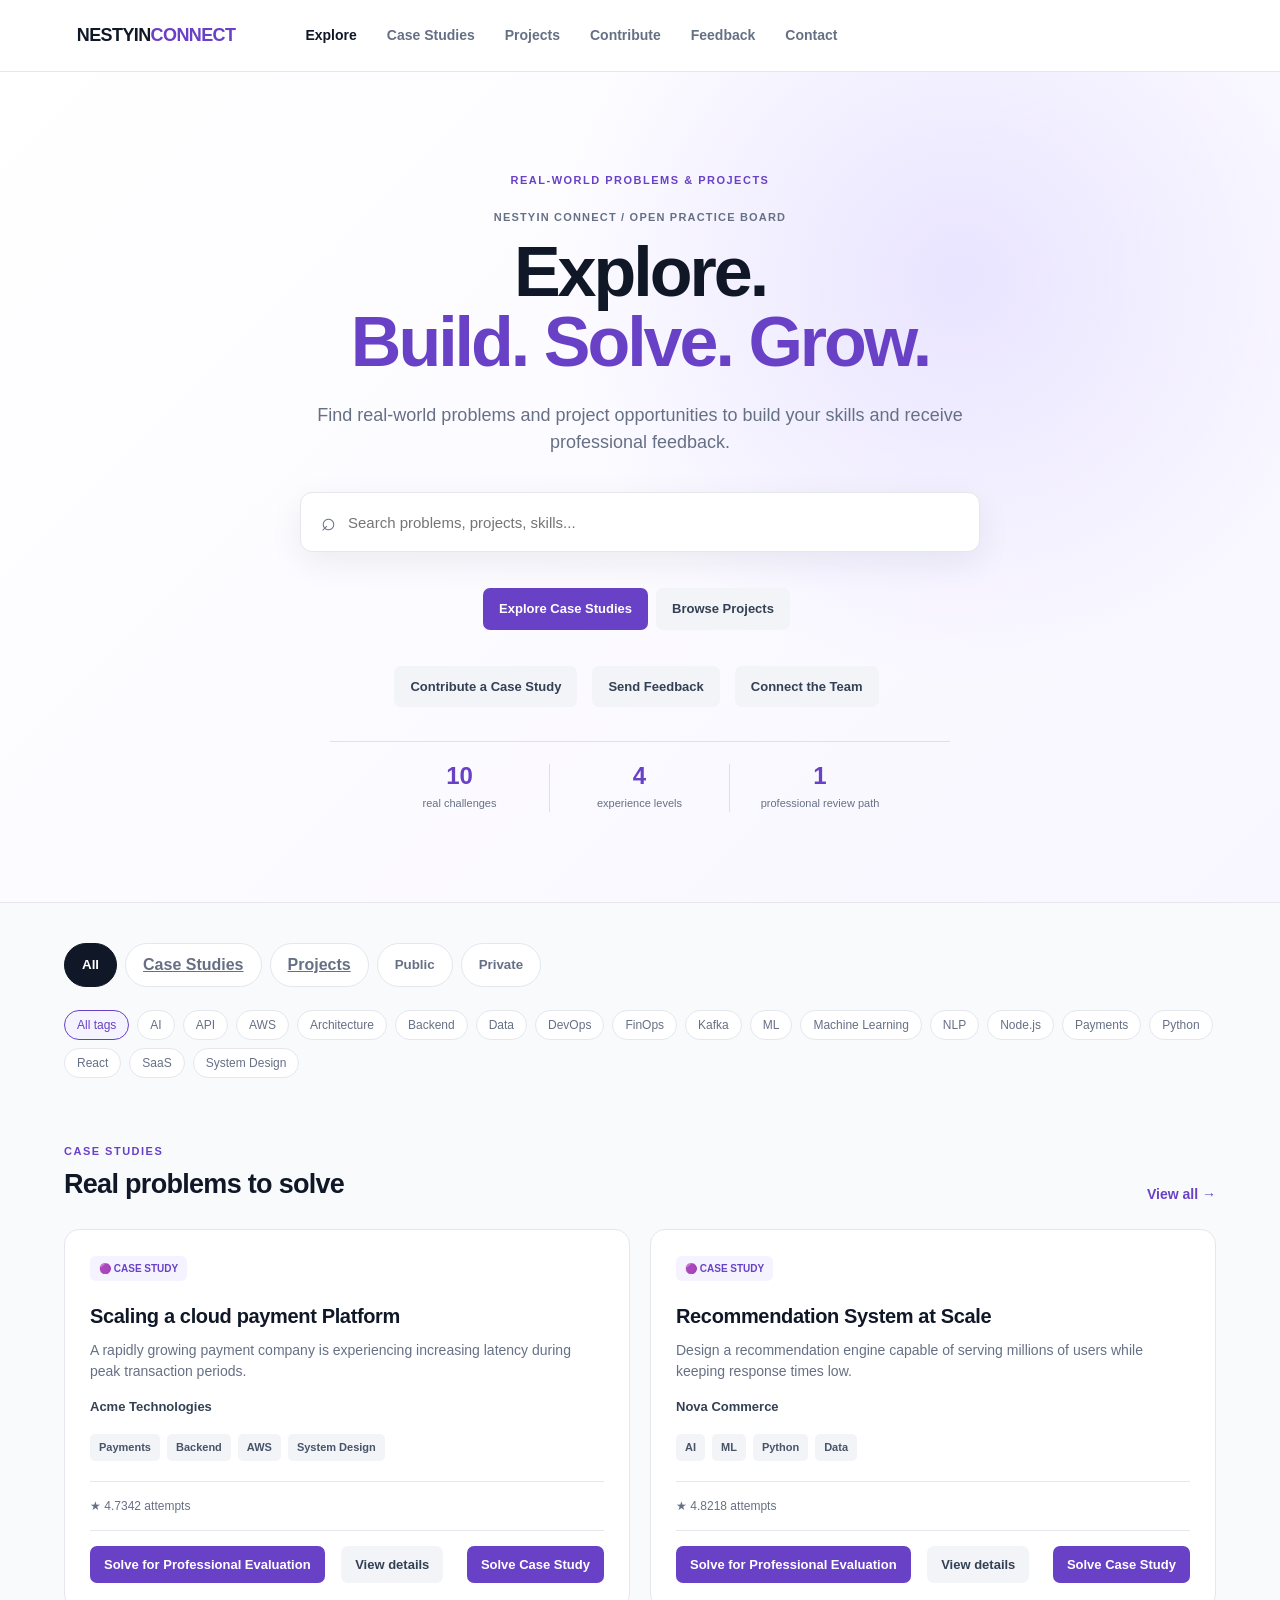
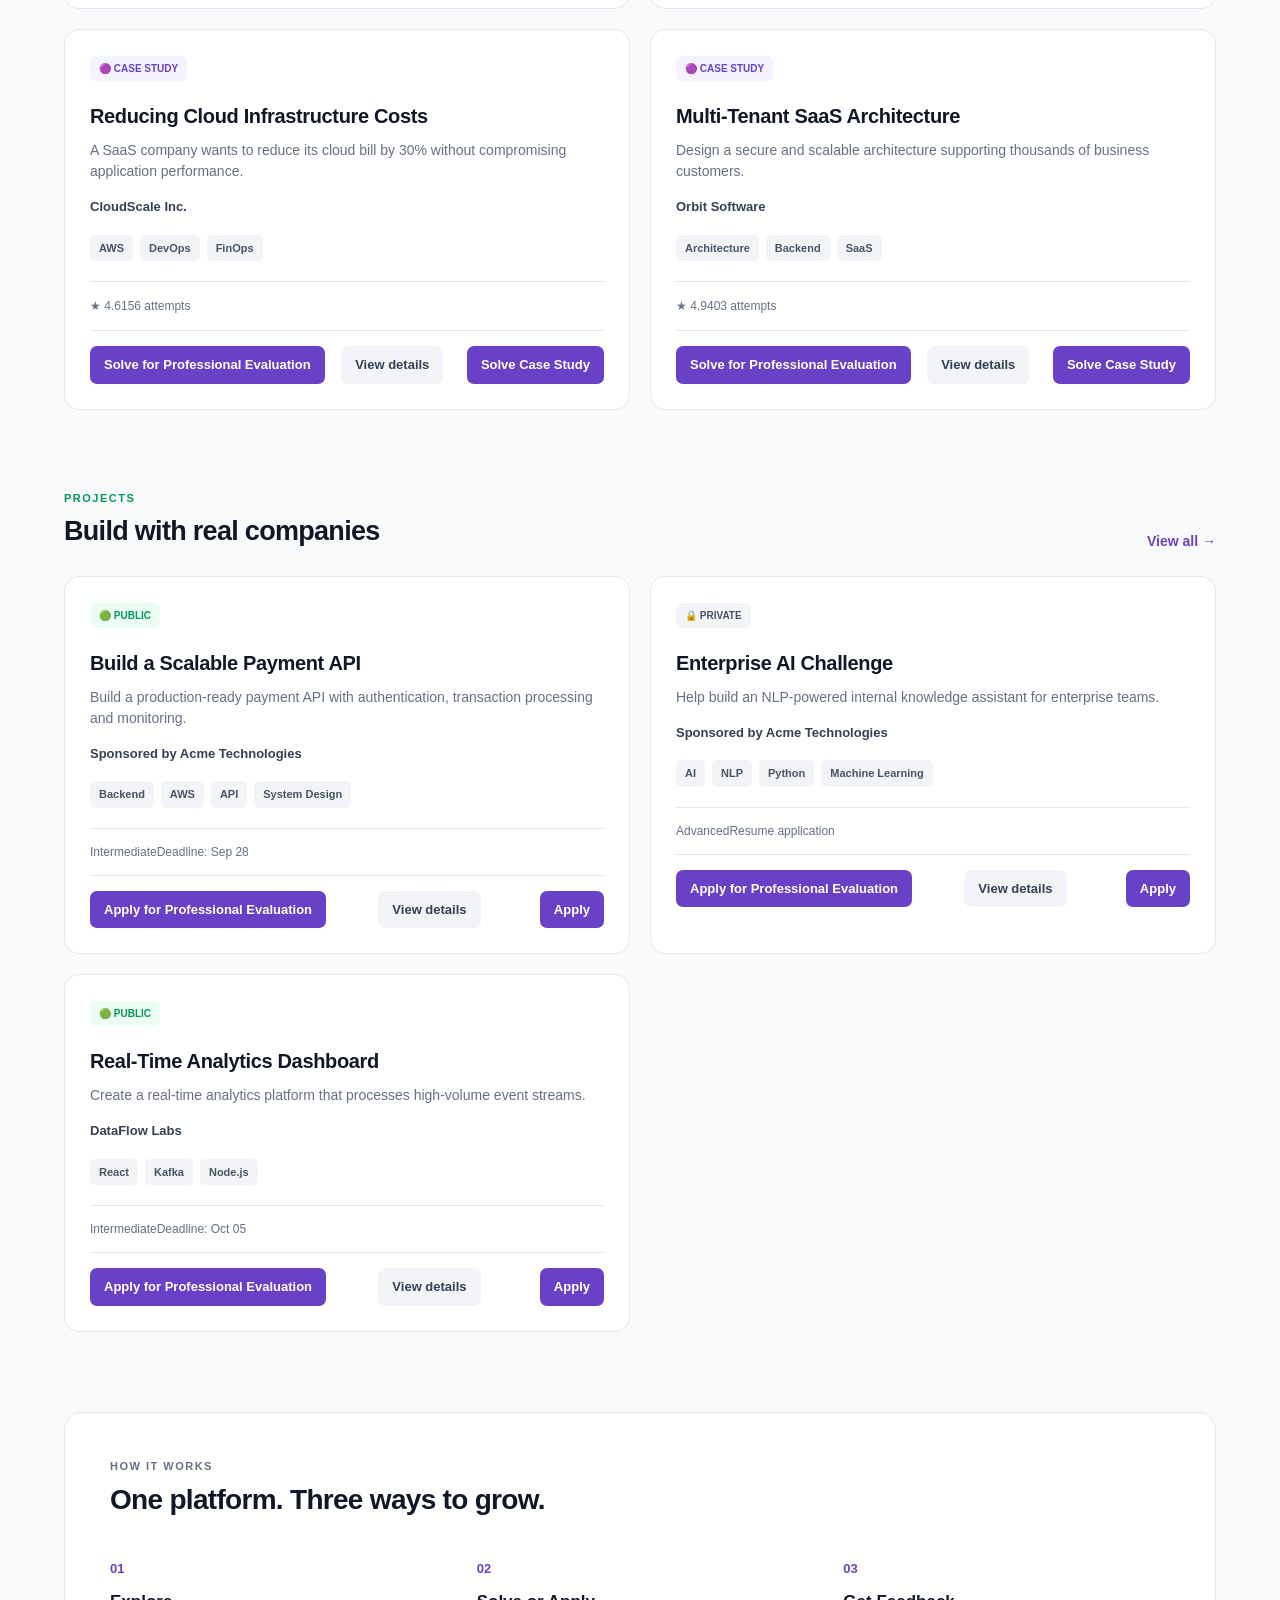
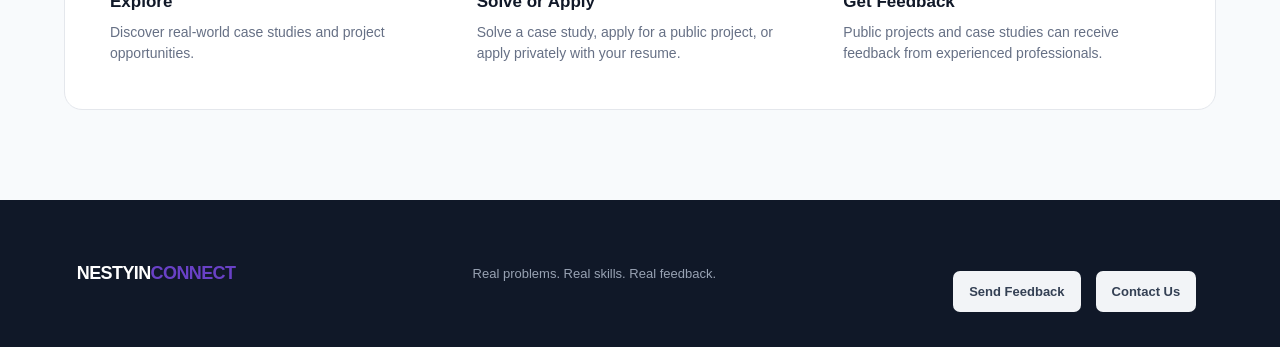
<file: index.html>
<!DOCTYPE html>
<html lang="en">

<head>
  <meta charset="UTF-8">

  <meta
    name="viewport"
    content="width=device-width, initial-scale=1.0"
  >

  <title>Nestyin Connect — Explore</title>

  <link rel="stylesheet" href="style.css">
</head>


<body data-view="main">


<header class="navbar">

  <div class="logo">
    NESTYIN<span>CONNECT</span>
  </div>

  <nav>

    <a
      href="index.html"
      class="active"
    >
      Explore
    </a>

    <a href="case-studies.html">
      Case Studies
    </a>

    <a href="projects.html">
      Projects
    </a>

    <a href="contribute-case-study.html">
      Contribute
    </a>

    <a href="contact.html?type=feedback">
      Feedback
    </a>

    <a href="contact.html">
      Contact
    </a>

  </nav>

</header>



<main>


<!-- HERO -->

<section class="hero">

  <div class="hero-content">

    <div class="eyebrow">
      REAL-WORLD PROBLEMS & PROJECTS
    </div>

    <div class="hero-kicker">NESTYIN CONNECT / OPEN PRACTICE BOARD</div>


    <h1>
      Explore.<br>
      <span>Build. Solve. Grow.</span>
    </h1>


    <p>
      Find real-world problems and project
      opportunities to build your skills
      and receive professional feedback.
    </p>


    <div class="search-box">

      <span>⌕</span>

      <input
        id="searchInput"
        type="text"
        placeholder="Search problems, projects, skills..."
      >

    </div>

    <div class="hero-actions hero-primary-actions">
      <a class="primary button-link" href="case-studies.html">
        Explore Case Studies
      </a>
      <a class="secondary button-link" href="projects.html">
        Browse Projects
      </a>
    </div>

    <div class="hero-actions">
      <a class="secondary button-link" href="contribute-case-study.html">
      Contribute a Case Study
      </a>
      <a class="secondary button-link" href="contact.html?type=feedback">Send Feedback</a>
      <a class="secondary button-link" href="contact.html">Connect the Team</a>
    </div>

    <div class="hero-stats" aria-label="Platform highlights">
      <div><strong>10</strong><span>real challenges</span></div>
      <div><strong>4</strong><span>experience levels</span></div>
      <div><strong>1</strong><span>professional review path</span></div>
    </div>

  </div>

</section>



<section class="content">


<!-- FILTERS -->

<div class="filters">

  <button
    class="filter active"
    data-filter="all"
  >
    All
  </button>


  <a
    class="filter"
    href="case-studies.html"
  >
    Case Studies
  </a>


  <a
    class="filter"
    href="projects.html"
  >
    Projects
  </a>


  <button
    class="filter"
    data-filter="public"
  >
    Public
  </button>


  <button
    class="filter"
    data-filter="private"
  >
    Private
  </button>

</div>

<div class="tag-filters" id="tagFilters" aria-label="Filter by skill tag"></div>



<!-- CASE STUDIES -->

<section
  class="section"
  id="case-studies"
>

  <div class="section-header">

    <div>

      <div class="section-label purple">
        CASE STUDIES
      </div>

      <h2>
        Real problems to solve
      </h2>

    </div>


    <a href="case-studies.html">
      View all →
    </a>

  </div>



  <div class="cards" id="caseStudyCards">


    <!-- CASE STUDY 1 -->

    <article
      class="card searchable case-item"
    >

      <div class="badge case">
        🟣 CASE STUDY
      </div>


      <h3>
        Scaling a cloud Platform
      </h3>


      <p>
        A rapidly growing payment company is
        experiencing increasing latency during
        peak transaction periods.
      </p>


      <div class="company">
        Acme Technologies
      </div>


      <div class="tags">

        <span>Payments</span>
        <span>Backend</span>
        <span>AWS</span>
        <span>System Design</span>

      </div>


      <div class="card-info">

        <span>★ 4.7</span>

        <span>342 attempts</span>

      </div>


      <div class="card-footer">

        <div>

          <a
            href="case-study.html?id=case-payment-scaling"
            class="secondary"
          >
            View
          </a>

          <a
            href="solve-case-study.html?caseId=case-payment-scaling"
            class="primary"
          >
            Solve Case Study
          </a>

        </div>

      </div>

    </article>



    <!-- CASE STUDY 2 -->

    <article
      class="card searchable case-item"
    >

      <div class="badge case">
        🟣 CASE STUDY
      </div>


      <h3>
        Recommendation System at Scale
      </h3>


      <p>
        Design a recommendation engine capable
        of serving millions of users while
        keeping response times low.
      </p>


      <div class="company">
        Nova Commerce
      </div>


      <div class="tags">

        <span>AI</span>
        <span>ML</span>
        <span>Python</span>
        <span>Data</span>

      </div>


      <div class="card-info">

        <span>★ 4.8</span>

        <span>218 attempts</span>

      </div>


      <div class="card-footer">

        <div>

          <a
            href="case-study.html?id=case-recommendation-scale"
            class="secondary"
          >
            View
          </a>

          <a
            href="solve-case-study.html?caseId=case-recommendation-scale"
            class="primary"
          >
            Solve Case Study
          </a>

        </div>

      </div>

    </article>



    <!-- CASE STUDY 3 -->

    <article
      class="card searchable case-item"
    >

      <div class="badge case">
        🟣 CASE STUDY
      </div>


      <h3>
        Reducing Cloud Infrastructure Costs
      </h3>


      <p>
        A SaaS company wants to reduce its
        cloud bill by 30% without compromising
        application performance.
      </p>


      <div class="company">
        CloudScale Inc.
      </div>


      <div class="tags">

        <span>AWS</span>
        <span>DevOps</span>
        <span>FinOps</span>

      </div>


      <div class="card-info">

        <span>★ 4.6</span>

        <span>156 attempts</span>

      </div>


      <div class="card-footer">

        <div>

          <a
            href="case-study.html?id=case-cloud-cost-reduction"
            class="secondary"
          >
            View
          </a>

          <a
            href="solve-case-study.html?caseId=case-cloud-cost-reduction"
            class="primary"
          >
            Solve Case Study
          </a>

        </div>

      </div>

    </article>



    <!-- CASE STUDY 4 -->

    <article
      class="card searchable case-item"
    >

      <div class="badge case">
        🟣 CASE STUDY
      </div>


      <h3>
        Multi-Tenant SaaS Architecture
      </h3>


      <p>
        Design a secure and scalable architecture
        supporting thousands of business customers.
      </p>


      <div class="company">
        Orbit Software
      </div>


      <div class="tags">

        <span>Architecture</span>
        <span>Backend</span>
        <span>SaaS</span>

      </div>


      <div class="card-info">

        <span>★ 4.9</span>

        <span>403 attempts</span>

      </div>


      <div class="card-footer">

        <div>

          <a
            href="case-study.html?id=case-multitenant-saas"
            class="secondary"
          >
            View
          </a>

          <a
            href="solve-case-study.html?caseId=case-multitenant-saas"
            class="primary"
          >
            Solve Case Study
          </a>

        </div>

      </div>

    </article>

  </div>

</section>



<!-- PROJECTS -->

<section
  class="section"
  id="projects"
>

  <div class="section-header">

    <div>

      <div class="section-label green">
        PROJECTS
      </div>

      <h2>
        Build with real companies
      </h2>

    </div>


    <a href="projects.html">
      View all →
    </a>

  </div>



  <div class="cards" id="projectCards">


    <!-- PUBLIC PROJECT 1 -->

    <article
      class="card searchable project-item public-item"
    >

      <div class="badge public">
        🟢 PUBLIC
      </div>


      <h3>
        Build a Scalable Payment API
      </h3>


      <p>
        Build a production-ready payment API
        with authentication, transaction processing
        and monitoring.
      </p>


      <div class="company">
        Sponsored by Acme Technologies
      </div>


      <div class="tags">

        <span>Backend</span>
        <span>AWS</span>
        <span>API</span>
        <span>System Design</span>

      </div>


      <div class="project-meta">

        <span>Intermediate</span>

        <span>Deadline: Sep 28</span>

      </div>


      <div class="card-footer">

        <a
          href="project.html?id=project-payment-api"
          class="secondary"
        >
          View details
        </a>

        <a
          href="apply.html?projectId=project-payment-api&type=public&evaluationType=General+expert+review"
          class="primary"
        >
          Apply & Expert Review
        </a>

        <a
          href="apply.html?projectId=project-payment-api&type=public&evaluationType=Microsoft"
          class="secondary"
        >
          Professional Review
        </a>

      </div>

    </article>



    <!-- PRIVATE PROJECT 1 -->

    <article
      class="card searchable project-item private-item"
    >

      <div class="badge private">
        🔒 PRIVATE
      </div>


      <h3>
        Enterprise AI Challenge
      </h3>


      <p>
        Help build an NLP-powered internal
        knowledge assistant for enterprise teams.
      </p>


      <div class="company">
        Sponsored by Acme Technologies
      </div>


      <div class="tags">

        <span>AI</span>
        <span>NLP</span>
        <span>Python</span>
        <span>Machine Learning</span>

      </div>


      <div class="project-meta">

        <span>Advanced</span>

        <span>Resume application</span>

      </div>


      <div class="card-footer">
        <a
          href="project.html?id=project-enterprise-ai"
          class="secondary"
        >
          View details
        </a>
        <a
          href="apply.html?projectId=project-enterprise-ai&type=private&evaluationType=General+expert+review"
          class="primary"
        >
          Apply & Expert Review
        </a>

        <a
          href="apply.html?projectId=project-enterprise-ai&type=private&evaluationType=Microsoft"
          class="secondary"
        >
          Professional Review
        </a>

      </div>

    </article>



    <!-- PUBLIC PROJECT 2 -->

    <article
      class="card searchable project-item public-item"
    >

      <div class="badge public">
        🟢 PUBLIC
      </div>


      <h3>
        Real-Time Analytics Dashboard
      </h3>


      <p>
        Create a real-time analytics platform
        that processes high-volume event streams.
      </p>


      <div class="company">
        DataFlow Labs
      </div>


      <div class="tags">

        <span>React</span>
        <span>Kafka</span>
        <span>Node.js</span>

      </div>


      <div class="project-meta">

        <span>Intermediate</span>

        <span>Deadline: Oct 05</span>

      </div>


      <div class="card-footer">

        <a
          href="project.html?id=project-realtime-analytics"
          class="secondary"
        >
          View details
        </a>

        <a
          href="apply.html?projectId=project-realtime-analytics&type=public&evaluationType=General+expert+review"
          class="primary"
        >
          Apply & Expert Review
        </a>

        <a
          href="apply.html?projectId=project-realtime-analytics&type=public&evaluationType=Google"
          class="secondary"
        >
          Professional Review
        </a>

      </div>

    </article>



    <!-- PRIVATE PROJECT 2 -->

    <article
      class="card searchable project-item private-item"
    >

      <div class="badge private">
        🔒 PRIVATE
      </div>


      <h3>
        Developer Productivity Tool
      </h3>


      <p>
        Build an internal tool that helps
        engineering teams automate repetitive
        development workflows.
      </p>


      <div class="company">
        Confidential Company
      </div>


      <div class="tags">

        <span>Developer Tools</span>
        <span>Automation</span>
        <span>Python</span>

      </div>


      <div class="project-meta">

        <span>Advanced</span>

        <span>Resume application</span>

      </div>


      <div class="card-footer">
        <a
          href="project.html?id=project-developer-productivity"
          class="secondary"
        >
          View details
        </a>
        <a
          href="apply.html?projectId=project-developer-productivity&type=private&evaluationType=General+expert+review"
          class="primary"
        >
          Apply & Expert Review
        </a>

        <a
          href="apply.html?projectId=project-developer-productivity&type=private&evaluationType=Amazon"
          class="secondary"
        >
          Professional Review
        </a>

      </div>

    </article>



    <!-- PUBLIC PROJECT 3 -->

    <article
      class="card searchable project-item public-item"
    >

      <div class="badge public">
        🟢 PUBLIC
      </div>


      <h3>
        Customer Support AI Assistant
      </h3>


      <p>
        Build an AI assistant that helps
        support agents answer customer questions faster.
      </p>


      <div class="company">
        SupportFlow
      </div>


      <div class="tags">

        <span>AI</span>
        <span>LLM</span>
        <span>Python</span>

      </div>


      <div class="project-meta">

        <span>Intermediate</span>

        <span>Deadline: Oct 12</span>

      </div>


      <div class="card-footer">
        <a
          href="project.html?id=project-support-ai"
          class="secondary"
        >
          View details
        </a>
        <a
          href="apply.html?projectId=project-support-ai&type=public&evaluationType=General+expert+review"
          class="primary"
        >
          Apply & Expert Review
        </a>

        <a
          href="apply.html?projectId=project-support-ai&type=public&evaluationType=Google"
          class="secondary"
        >
          Professional Review
        </a>

      </div>

    </article>



    <!-- PRIVATE PROJECT 3 -->

    <article
      class="card searchable project-item private-item"
    >

      <div class="badge private">
        🔒 PRIVATE
      </div>


      <h3>
        Enterprise Data Migration
      </h3>


      <p>
        Help design a migration strategy for
        moving legacy enterprise data to a modern platform.
      </p>


      <div class="company">
        Confidential Company
      </div>


      <div class="tags">

        <span>Data</span>
        <span>Cloud</span>
        <span>Migration</span>

      </div>


      <div class="project-meta">

        <span>Senior</span>

        <span>Resume application</span>

      </div>


      <div class="card-footer">
        <a
          href="project.html?id=project-enterprise-migration"
          class="secondary"
        >
          View details
        </a>
        <a
          href="apply.html?projectId=project-enterprise-migration&type=private&evaluationType=General+expert+review"
          class="primary"
        >
          Apply & Expert Review
        </a>

        <a
          href="apply.html?projectId=project-enterprise-migration&type=private&evaluationType=Amazon"
          class="secondary"
        >
          Professional Review
        </a>

      </div>

    </article>

  </div>

</section>



<!-- HOW IT WORKS -->

<section class="how">

  <div class="section-label">
    HOW IT WORKS
  </div>


  <h2>
    One platform. Three ways to grow.
  </h2>


  <div class="steps">


    <div class="step">

      <span>01</span>

      <h3>
        Explore
      </h3>

      <p>
        Discover real-world case studies
        and project opportunities.
      </p>

    </div>


    <div class="step">

      <span>02</span>

      <h3>
        Solve or Apply
      </h3>

      <p>
        Solve a case study, apply for a public
        project, or apply privately with your resume.
      </p>

    </div>


    <div class="step">

      <span>03</span>

      <h3>
        Get Feedback
      </h3>

      <p>
        Public projects and case studies can
        receive feedback from experienced professionals.
      </p>

    </div>

  </div>

</section>


</section>

</main>



<footer>

  <div class="logo">
    NESTYIN<span>CONNECT</span>
  </div>


  <p>
    Real problems. Real skills. Real feedback.
  </p>

  <div class="footer-actions">
    <a class="secondary button-link" href="contact.html?type=feedback">Send Feedback</a>
    <a class="secondary button-link" href="contact.html">Contact Us</a>
  </div>

</footer>



<script src="app.js?v=5"></script>
</body>

</html>
</file>
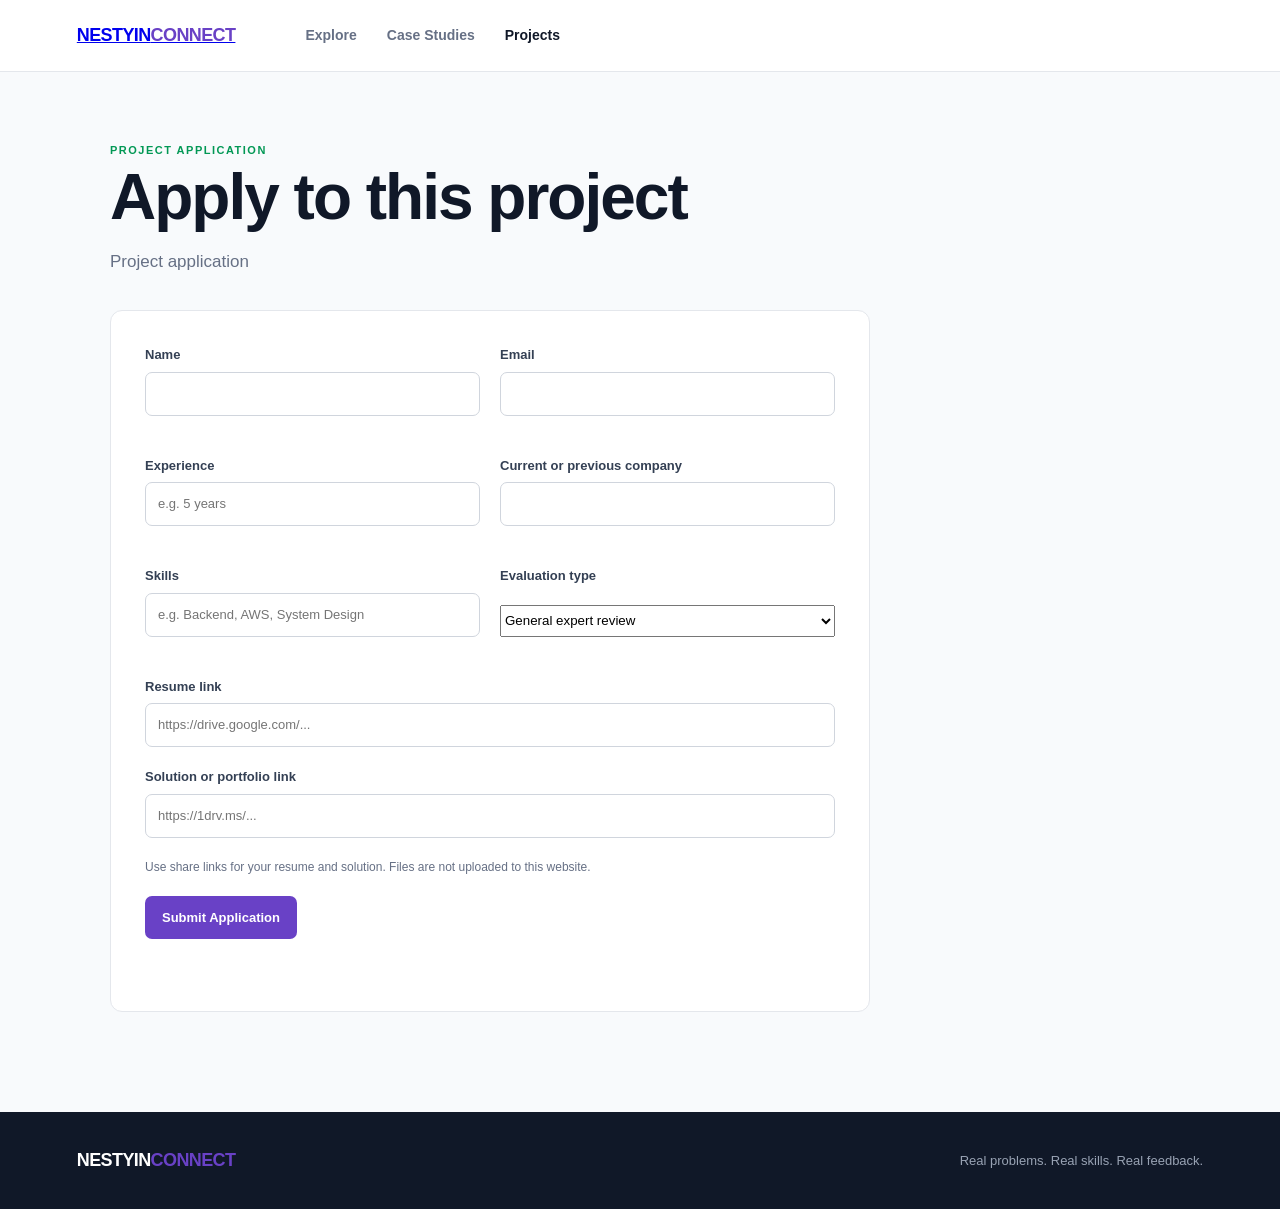
<file: apply.html>
<!DOCTYPE html>
<html lang="en">
<head>
  <meta charset="UTF-8">
  <meta name="viewport" content="width=device-width, initial-scale=1.0">
  <title>Apply — Nestyin Connect</title>
  <link rel="stylesheet" href="style.css">
</head>
<body>
  <header class="navbar">
    <a class="logo" href="index.html">NESTYIN<span>CONNECT</span></a>
    <nav>
      <a href="index.html">Explore</a>
      <a href="case-study.html">Case Studies</a>
      <a class="active" href="index.html#projects">Projects</a>
    </nav>
  </header>

  <main class="application-page">
    <div class="application-header">
      <div class="section-label green">PROJECT APPLICATION</div>
      <h1>Apply to this project</h1>
      <p id="opportunityName">Loading project...</p>
    </div>

    <form id="applicationForm" class="application-form">
      <input type="hidden" name="type" id="opportunityType">
      <input type="hidden" name="projectId" id="projectId">
      <input type="hidden" name="project" id="projectName">

      <div class="form-grid">
        <label>Name<input name="name" type="text" autocomplete="name" required></label>
        <label>Email<input name="email" type="email" autocomplete="email" required></label>
        <label>Experience<input name="experience" type="text" placeholder="e.g. 5 years" required></label>
        <label>Current or previous company<input name="company" type="text" autocomplete="organization"></label>
        <label>Skills<input name="skills" type="text" placeholder="e.g. Backend, AWS, System Design" required></label>
        <label>
          Evaluation type
          <select name="evaluationType" required>
            <option value="General expert review">General expert review</option>
            <option value="Microsoft">Microsoft</option>
            <option value="Google">Google</option>
            <option value="Amazon">Amazon</option>
            <option value="Other professional">Other professional</option>
          </select>
        </label>
      </div>

      <label>Resume link<input name="resume" type="url" placeholder="https://drive.google.com/..." required></label>
      <label>Solution or portfolio link<input name="solution" type="url" placeholder="https://1drv.ms/..." required></label>
      <p class="form-note">Use share links for your resume and solution. Files are not uploaded to this website.</p>
      <button class="primary submit-button" type="submit">Submit Application</button>
      <p id="formStatus" class="form-status" role="status" aria-live="polite"></p>
    </form>
  </main>

  <footer>
    <div class="logo">NESTYIN<span>CONNECT</span></div>
    <p>Real problems. Real skills. Real feedback.</p>
  </footer>

  <script src="application.js"></script>
</body>
</html>
</file>
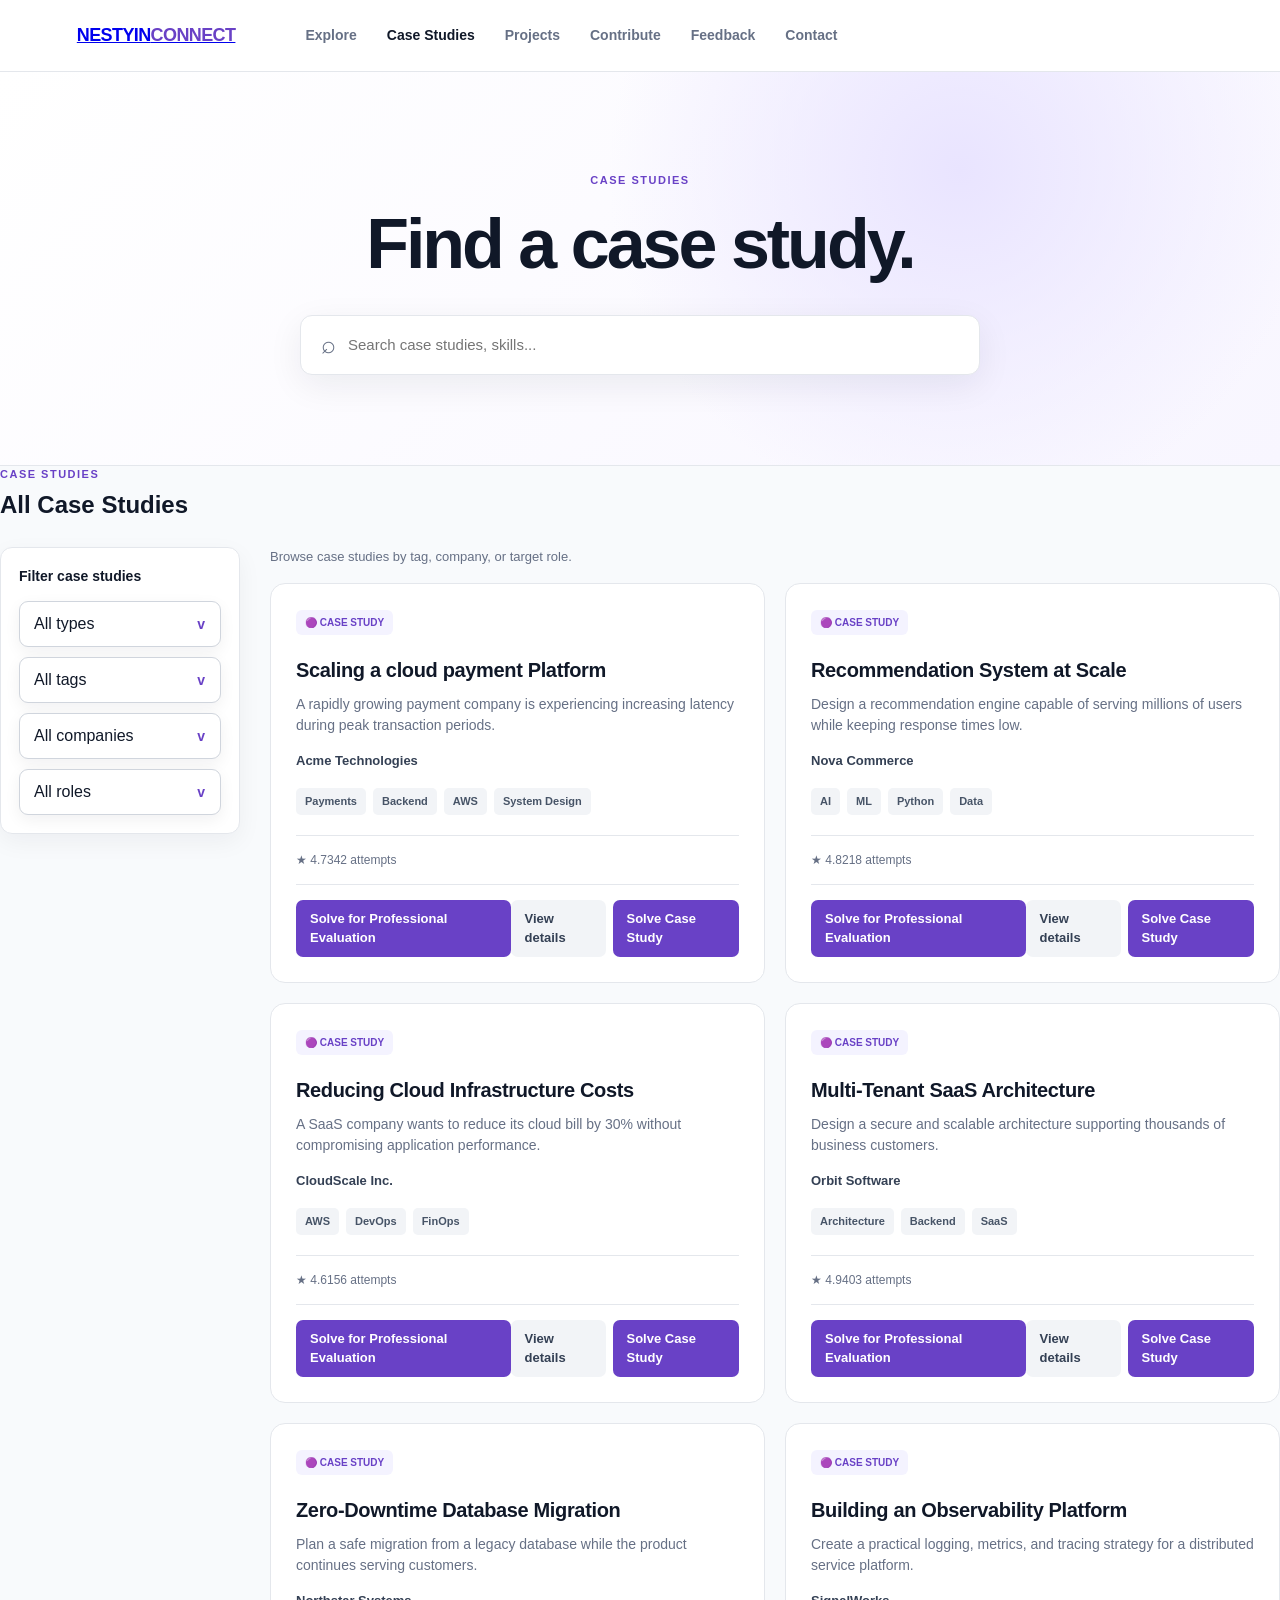
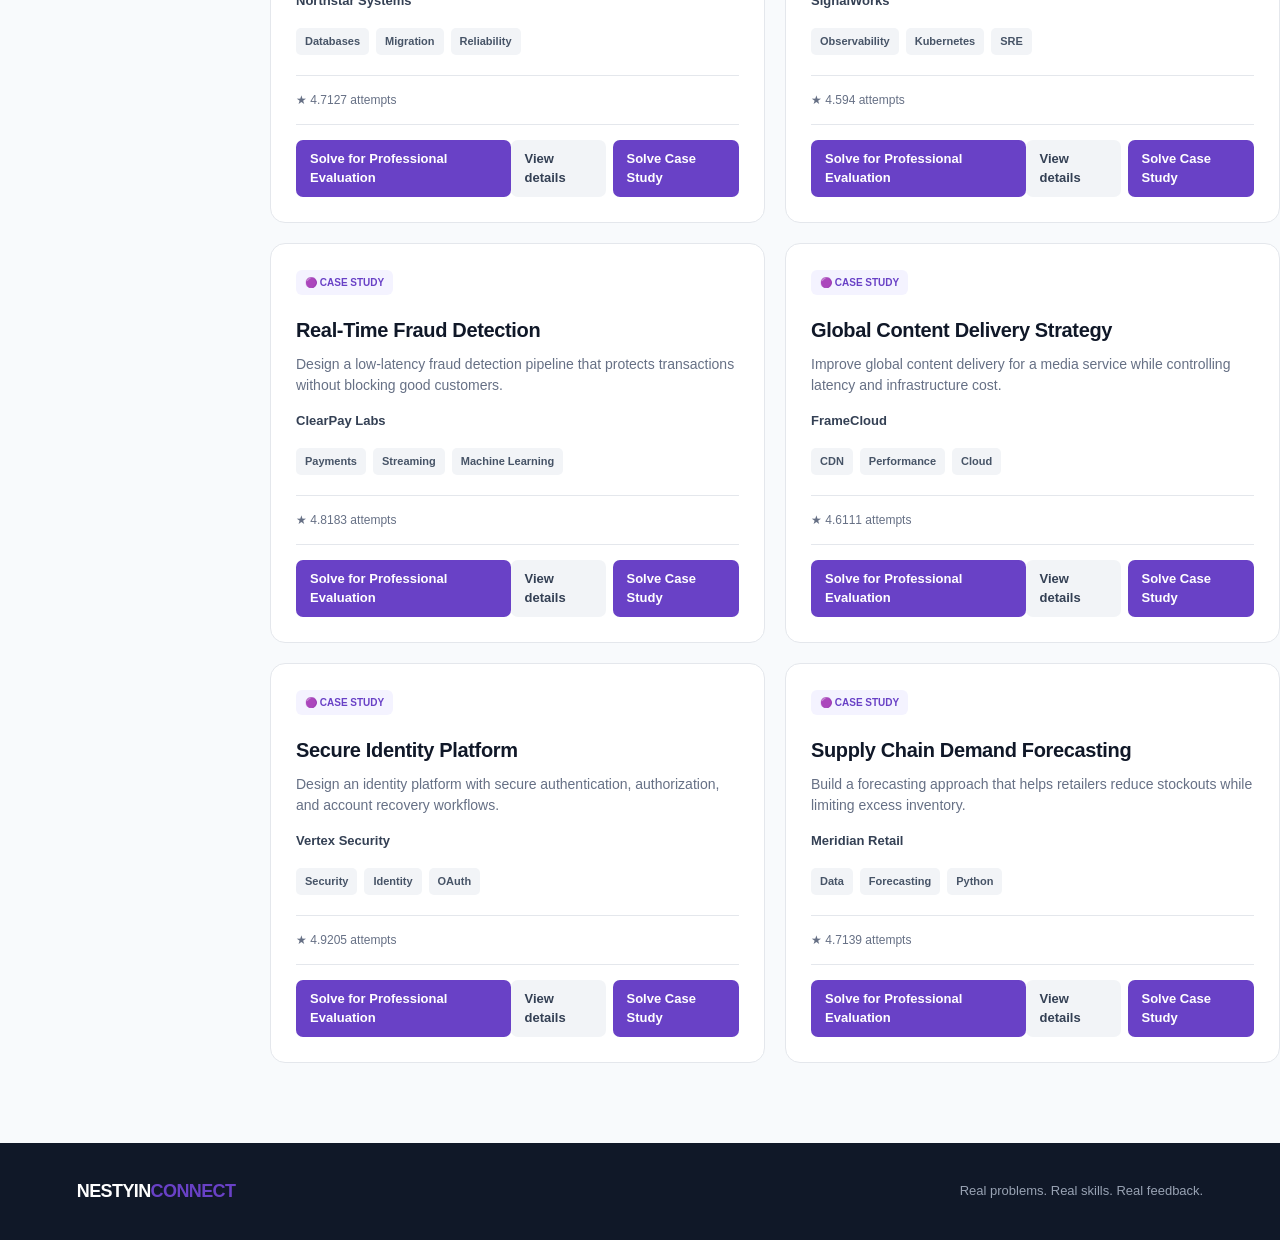
<file: case-studies.html>
<!DOCTYPE html>
<html lang="en">
<head>
  <meta charset="UTF-8">
  <meta name="viewport" content="width=device-width, initial-scale=1.0">
  <title>Case Studies — Nestyin Connect</title>
  <link rel="stylesheet" href="style.css?v=6">
</head>
<body class="case-studies-page" data-view="all">
  <header class="navbar">
    <a class="logo" href="index.html">NESTYIN<span>CONNECT</span></a>
    <nav>
      <a href="index.html">Explore</a>
      <a class="active" href="case-studies.html">Case Studies</a>
      <a href="projects.html">Projects</a>
      <a href="contribute-case-study.html">Contribute</a>
      <a href="contact.html?type=feedback">Feedback</a>
      <a href="contact.html">Contact</a>
    </nav>
  </header>

  <main>
    <section class="hero">
      <div class="hero-content">
        <div class="eyebrow">CASE STUDIES</div>
        <h1>Find a case study.</h1>
        <div class="search-box">
          <span>⌕</span>
          <input id="searchInput" type="text" placeholder="Search case studies, skills...">
        </div>
      </div>
    </section>

    <section class="section" id="case-studies">
      <div class="section-header">
        <div>
          <div class="section-label purple">CASE STUDIES</div>
          <h1>All Case Studies</h1>
        </div>
      </div>
      <div class="case-browser">
        <aside class="project-filter-sidebar">
          <div class="filter-sidebar-heading">Filter case studies</div>
          <div class="project-filter-bar" id="projectFilterBar"></div>
        </aside>
        <div class="project-results">
          <div class="project-results-summary">Browse case studies by tag, company, or target role.</div>
          <div class="cards" id="caseStudyCards"></div>
        </div>
      </div>
    </section>
  </main>

  <footer>
    <div class="logo">NESTYIN<span>CONNECT</span></div>
    <p>Real problems. Real skills. Real feedback.</p>
  </footer>

  <script src="app.js?v=9"></script>
</body>
</html>
</file>
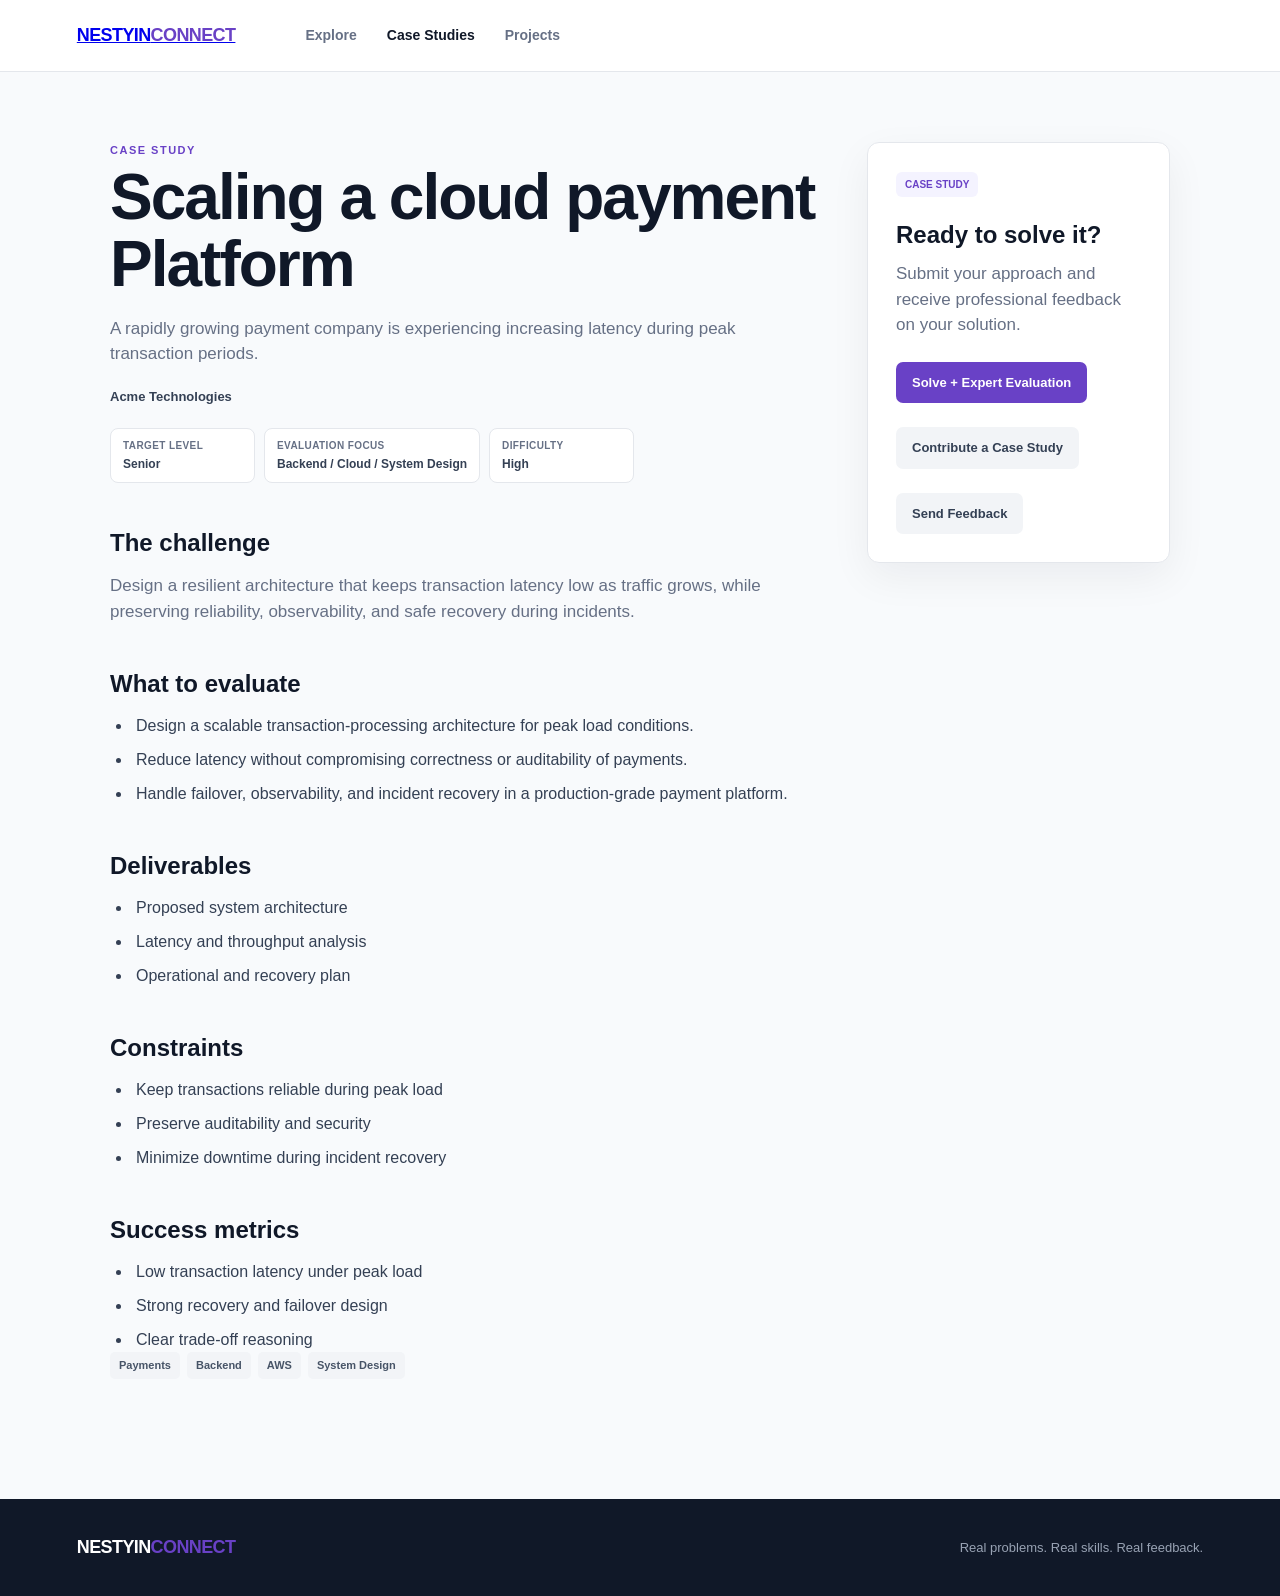
<file: case-study.html>
<!DOCTYPE html>
<html lang="en">
<head>
  <meta charset="UTF-8">
  <meta name="viewport" content="width=device-width, initial-scale=1.0">
  <title>Case Study — Nestyin Connect</title>
  <link rel="stylesheet" href="style.css">
</head>
<body>
  <header class="navbar">
    <a class="logo" href="index.html">NESTYIN<span>CONNECT</span></a>
    <nav>
      <a href="index.html">Explore</a>
      <a class="active" href="case-study.html">Case Studies</a>
      <a href="index.html#projects">Projects</a>
    </nav>
  </header>

  <main class="detail-page">
    <div class="detail-layout">
      <article class="detail-copy">
        <div class="section-label purple">CASE STUDY</div>
        <h1 id="detailTitle">Loading case study...</h1>
        <p id="detailLead" class="detail-lead"></p>
        <div id="detailCompany" class="company"></div>

        <div id="metaSummary" class="company"></div>

        <h2>The challenge</h2>
        <p id="detailChallenge"></p>

        <h2>What to evaluate</h2>
        <ul id="detailRequirements"></ul>

        <h2>Deliverables</h2>
        <ul id="detailDeliverables"></ul>

        <h2>Constraints</h2>
        <ul id="detailConstraints"></ul>

        <h2>Success metrics</h2>
        <ul id="detailSuccessMetrics"></ul>

        <div id="detailTags" class="tags"></div>
      </article>

      <aside class="detail-panel">
        <span class="badge case">CASE STUDY</span>
        <h2>Ready to solve it?</h2>
        <p>Submit your approach and receive professional feedback on your solution.</p>
        <a id="detailApplyLink" class="primary button-link" href="solve-case-study.html?evaluationType=General+expert+review">Solve + Expert Evaluation</a>
        <a class="secondary button-link" href="contribute-case-study.html">Contribute a Case Study</a>
        <a class="secondary button-link" href="contact.html?type=feedback">Send Feedback</a>
      </aside>
    </div>
  </main>

  <footer>
    <div class="logo">NESTYIN<span>CONNECT</span></div>
    <p>Real problems. Real skills. Real feedback.</p>
  </footer>

  <script>
    async function loadCaseStudyDetail() {
      const params = new URLSearchParams(window.location.search);
      const id = params.get("id") || "case-payment-scaling";

      try {
        const response = await fetch(`content-template.json?v=${Date.now()}`, { cache: "no-store" });
        const data = await response.json();
        const item = data.caseStudies.find(entry => entry.id === id) || data.caseStudies[0];
        const detail = item.detail || {};

        document.title = `${item.title} — Nestyin Connect`;
        document.getElementById("detailTitle").textContent = item.title;
        document.getElementById("detailLead").textContent = detail.lead || item.description;
        document.getElementById("detailCompany").textContent = item.company;
        document.getElementById("detailChallenge").textContent = detail.challenge || item.description;

        const requirements = document.getElementById("detailRequirements");
        requirements.innerHTML = "";
        (detail.requirements || [detail.focus || item.description]).forEach(line => {
          const li = document.createElement("li");
          li.textContent = line;
          requirements.appendChild(li);
        });

        const deliverables = document.getElementById("detailDeliverables");
        deliverables.innerHTML = "";
        (item.deliverables || []).forEach(line => {
          const li = document.createElement("li");
          li.textContent = line;
          deliverables.appendChild(li);
        });

        const constraints = document.getElementById("detailConstraints");
        constraints.innerHTML = "";
        (item.constraints || []).forEach(line => {
          const li = document.createElement("li");
          li.textContent = line;
          constraints.appendChild(li);
        });

        const metrics = document.getElementById("detailSuccessMetrics");
        metrics.innerHTML = "";
        (item.successMetrics || []).forEach(line => {
          const li = document.createElement("li");
          li.textContent = line;
          metrics.appendChild(li);
        });

        const metaSummary = document.getElementById("metaSummary");
        metaSummary.replaceChildren();
        [
          ["Target level", item.targetLevel],
          ["Evaluation focus", item.evaluationFocus],
          ["Difficulty", item.difficulty]
        ].forEach(([label, value]) => {
          if (!value) {
            return;
          }
          const chip = document.createElement("span");
          chip.className = "detail-meta-chip";
          const chipLabel = document.createElement("strong");
          chipLabel.textContent = label;
          const chipValue = document.createElement("span");
          chipValue.textContent = value;
          chip.append(chipLabel, chipValue);
          metaSummary.appendChild(chip);
        });

        const tags = document.getElementById("detailTags");
        tags.innerHTML = "";
        (item.tags || []).forEach(tag => {
          const span = document.createElement("span");
          span.textContent = tag;
          tags.appendChild(span);
        });

        const applyLink = document.getElementById("detailApplyLink");
        applyLink.href = `${item.applicationPage}?caseId=${encodeURIComponent(item.id)}&evaluationType=General+expert+review`;
      } catch (error) {
        console.error("Failed to load case study detail:", error);
        document.getElementById("detailTitle").textContent = "Case study unavailable";
        document.getElementById("detailLead").textContent = "The selected case study could not be loaded.";
      }
    }

    loadCaseStudyDetail();
  </script>
</body>
</html>
</file>
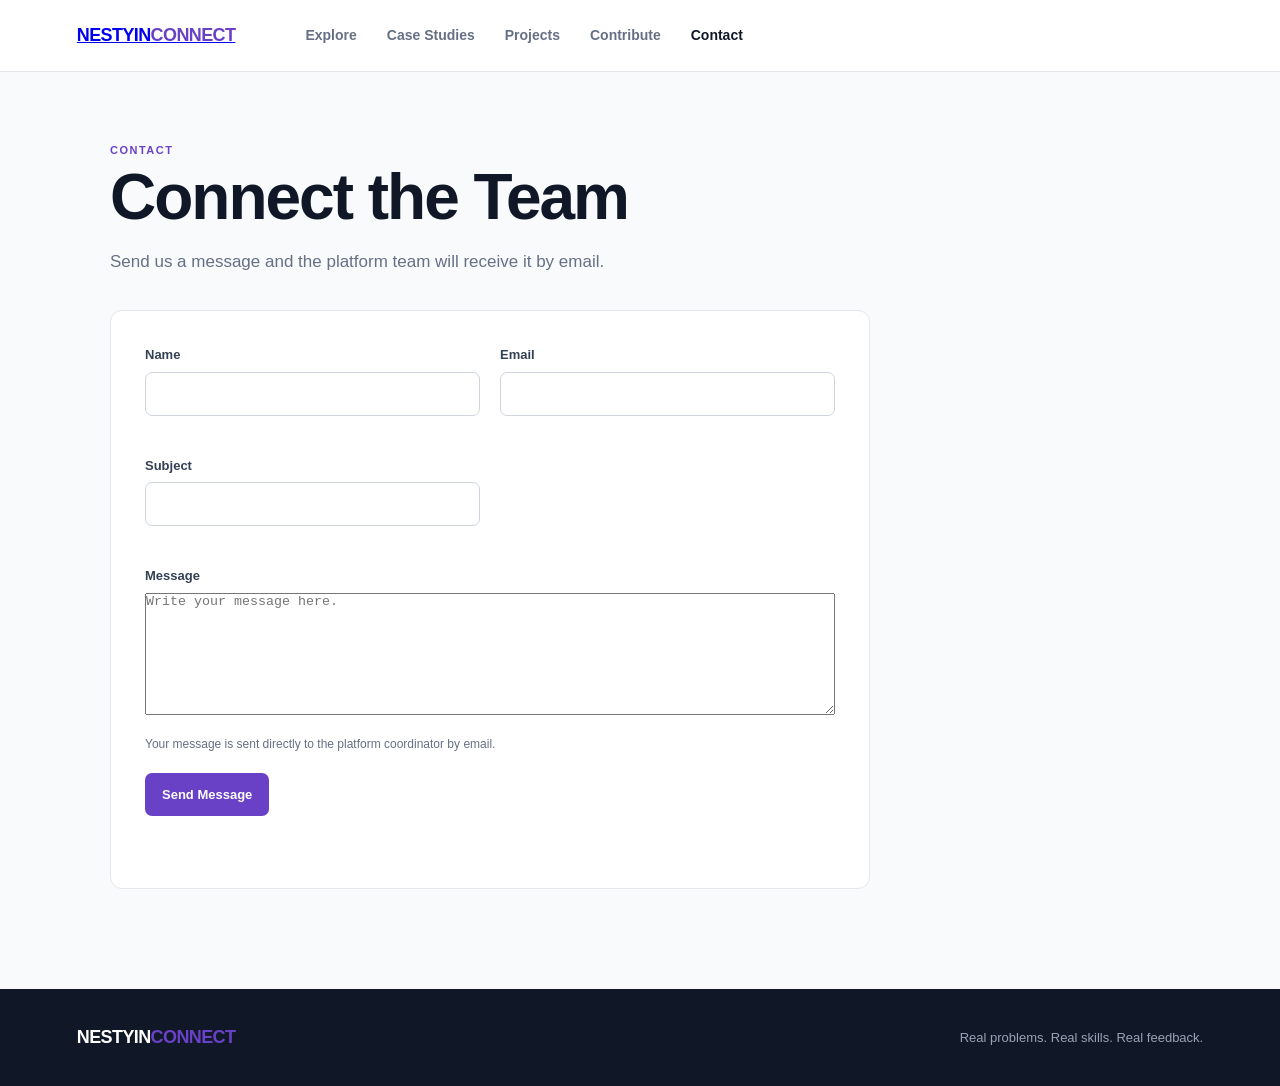
<file: contact.html>
<!DOCTYPE html>
<html lang="en">
<head>
  <meta charset="UTF-8">
  <meta name="viewport" content="width=device-width, initial-scale=1.0">
  <title>Connect the Team</title>
  <link rel="stylesheet" href="style.css">
</head>
<body>
  <header class="navbar">
    <a class="logo" href="index.html">NESTYIN<span>CONNECT</span></a>
    <nav>
      <a href="index.html">Explore</a>
      <a href="case-studies.html">Case Studies</a>
      <a href="projects.html">Projects</a>
      <a href="contribute-case-study.html">Contribute</a>
      <a class="active" href="contact.html">Contact</a>
    </nav>
  </header>

  <main class="application-page">
    <div class="application-header">
      <div id="messageLabel" class="section-label purple">CONTACT</div>
      <h1 id="messageTitle">Connect the Team</h1>
      <p id="messageIntro">Send us a message and the platform team will receive it by email.</p>
    </div>

    <form id="messageForm" class="application-form">
      <input id="messageType" name="messageType" type="hidden" value="contact">
      <div class="form-grid">
        <label>
          Name
          <input name="name" type="text" autocomplete="name" required>
        </label>
        <label>
          Email
          <input name="email" type="email" autocomplete="email" required>
        </label>
        <label>
          Subject
          <input id="messageSubject" name="subject" type="text" required>
        </label>
      </div>
      <label>
        Message
        <textarea name="message" rows="8" placeholder="Write your message here." required></textarea>
      </label>
      <p class="form-note">Your message is sent directly to the platform coordinator by email.</p>
      <button id="messageButton" class="primary submit-button" type="submit">Send Message</button>
      <p id="messageStatus" class="form-status" role="status" aria-live="polite"></p>
    </form>
  </main>

  <footer>
    <div class="logo">NESTYIN<span>CONNECT</span></div>
    <p>Real problems. Real skills. Real feedback.</p>
  </footer>

  <script src="contact.js"></script>
</body>
</html>
</file>
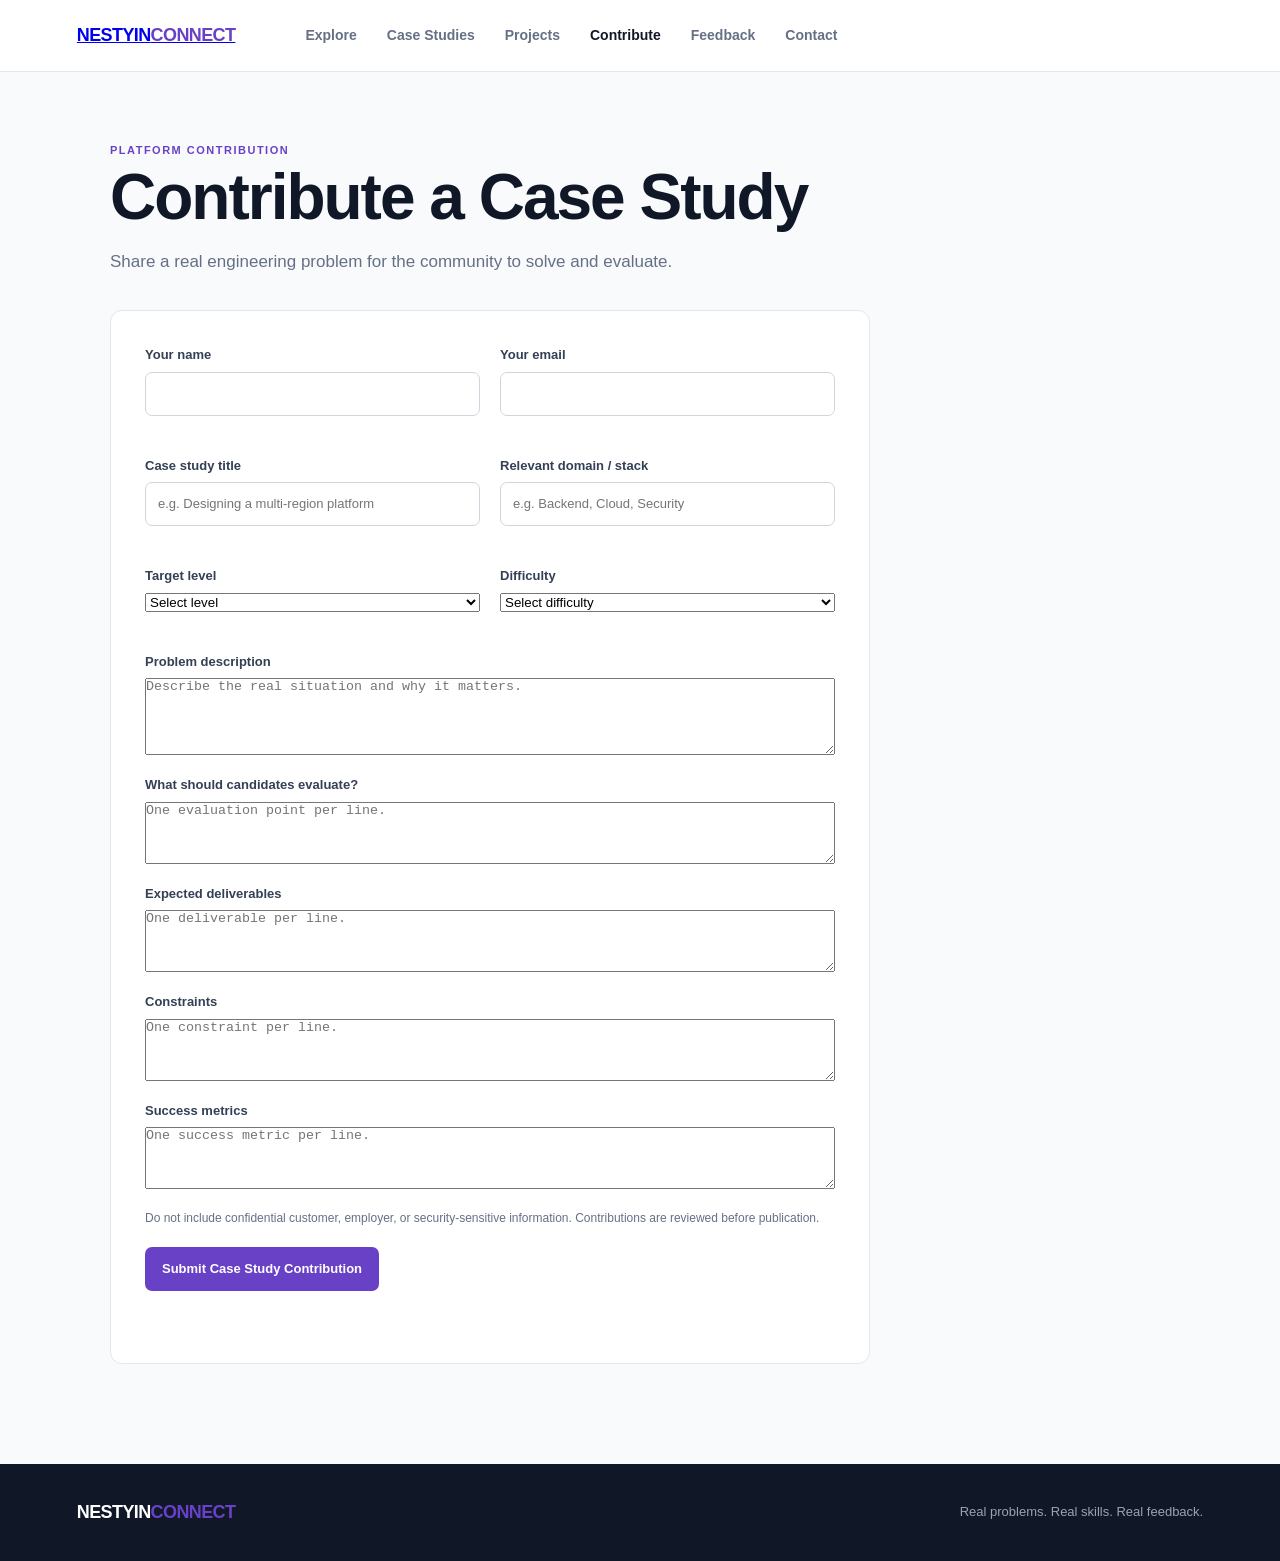
<file: contribute-case-study.html>
<!DOCTYPE html>
<html lang="en">
<head>
  <meta charset="UTF-8">
  <meta name="viewport" content="width=device-width, initial-scale=1.0">
  <title>Contribute a Case Study - Nestyin Connect</title>
  <link rel="stylesheet" href="style.css">
</head>
<body>
  <header class="navbar">
    <a class="logo" href="index.html">NESTYIN<span>CONNECT</span></a>
    <nav>
      <a href="index.html">Explore</a>
      <a href="case-studies.html">Case Studies</a>
      <a href="projects.html">Projects</a>
      <a class="active" href="contribute-case-study.html">Contribute</a>
      <a href="contact.html?type=feedback">Feedback</a>
      <a href="contact.html">Contact</a>
    </nav>
  </header>

  <main class="application-page">
    <div class="application-header">
      <div class="section-label purple">PLATFORM CONTRIBUTION</div>
      <h1>Contribute a Case Study</h1>
      <p>Share a real engineering problem for the community to solve and evaluate.</p>
    </div>

    <form id="contributionForm" class="application-form">
      <div class="form-grid">
        <label>
          Your name
          <input name="name" type="text" autocomplete="name" required>
        </label>
        <label>
          Your email
          <input name="email" type="email" autocomplete="email" required>
        </label>
        <label>
          Case study title
          <input name="title" type="text" placeholder="e.g. Designing a multi-region platform" required>
        </label>
        <label>
          Relevant domain / stack
          <input name="evaluationFocus" type="text" placeholder="e.g. Backend, Cloud, Security" required>
        </label>
        <label>
          Target level
          <select name="targetLevel" required>
            <option value="">Select level</option>
            <option value="Junior / SE2">Junior / SE2</option>
            <option value="Mid / SE3">Mid / SE3</option>
            <option value="Senior">Senior</option>
            <option value="Staff">Staff</option>
            <option value="Principal">Principal</option>
            <option value="Multi-level">Multi-level</option>
          </select>
        </label>
        <label>
          Difficulty
          <select name="difficulty" required>
            <option value="">Select difficulty</option>
            <option value="Low">Low</option>
            <option value="Medium">Medium</option>
            <option value="High">High</option>
          </select>
        </label>
      </div>

      <label>
        Problem description
        <textarea name="description" rows="5" placeholder="Describe the real situation and why it matters." required></textarea>
      </label>
      <label>
        What should candidates evaluate?
        <textarea name="requirements" rows="4" placeholder="One evaluation point per line." required></textarea>
      </label>
      <label>
        Expected deliverables
        <textarea name="deliverables" rows="4" placeholder="One deliverable per line." required></textarea>
      </label>
      <label>
        Constraints
        <textarea name="constraints" rows="4" placeholder="One constraint per line." required></textarea>
      </label>
      <label>
        Success metrics
        <textarea name="successMetrics" rows="4" placeholder="One success metric per line." required></textarea>
      </label>

      <p class="form-note">Do not include confidential customer, employer, or security-sensitive information. Contributions are reviewed before publication.</p>
      <button class="primary submit-button" type="submit">Submit Case Study Contribution</button>
      <p id="contributionStatus" class="form-status" role="status" aria-live="polite"></p>
    </form>
  </main>

  <footer>
    <div class="logo">NESTYIN<span>CONNECT</span></div>
    <p>Real problems. Real skills. Real feedback.</p>
  </footer>

  <script src="contribution.js"></script>
</body>
</html>
</file>
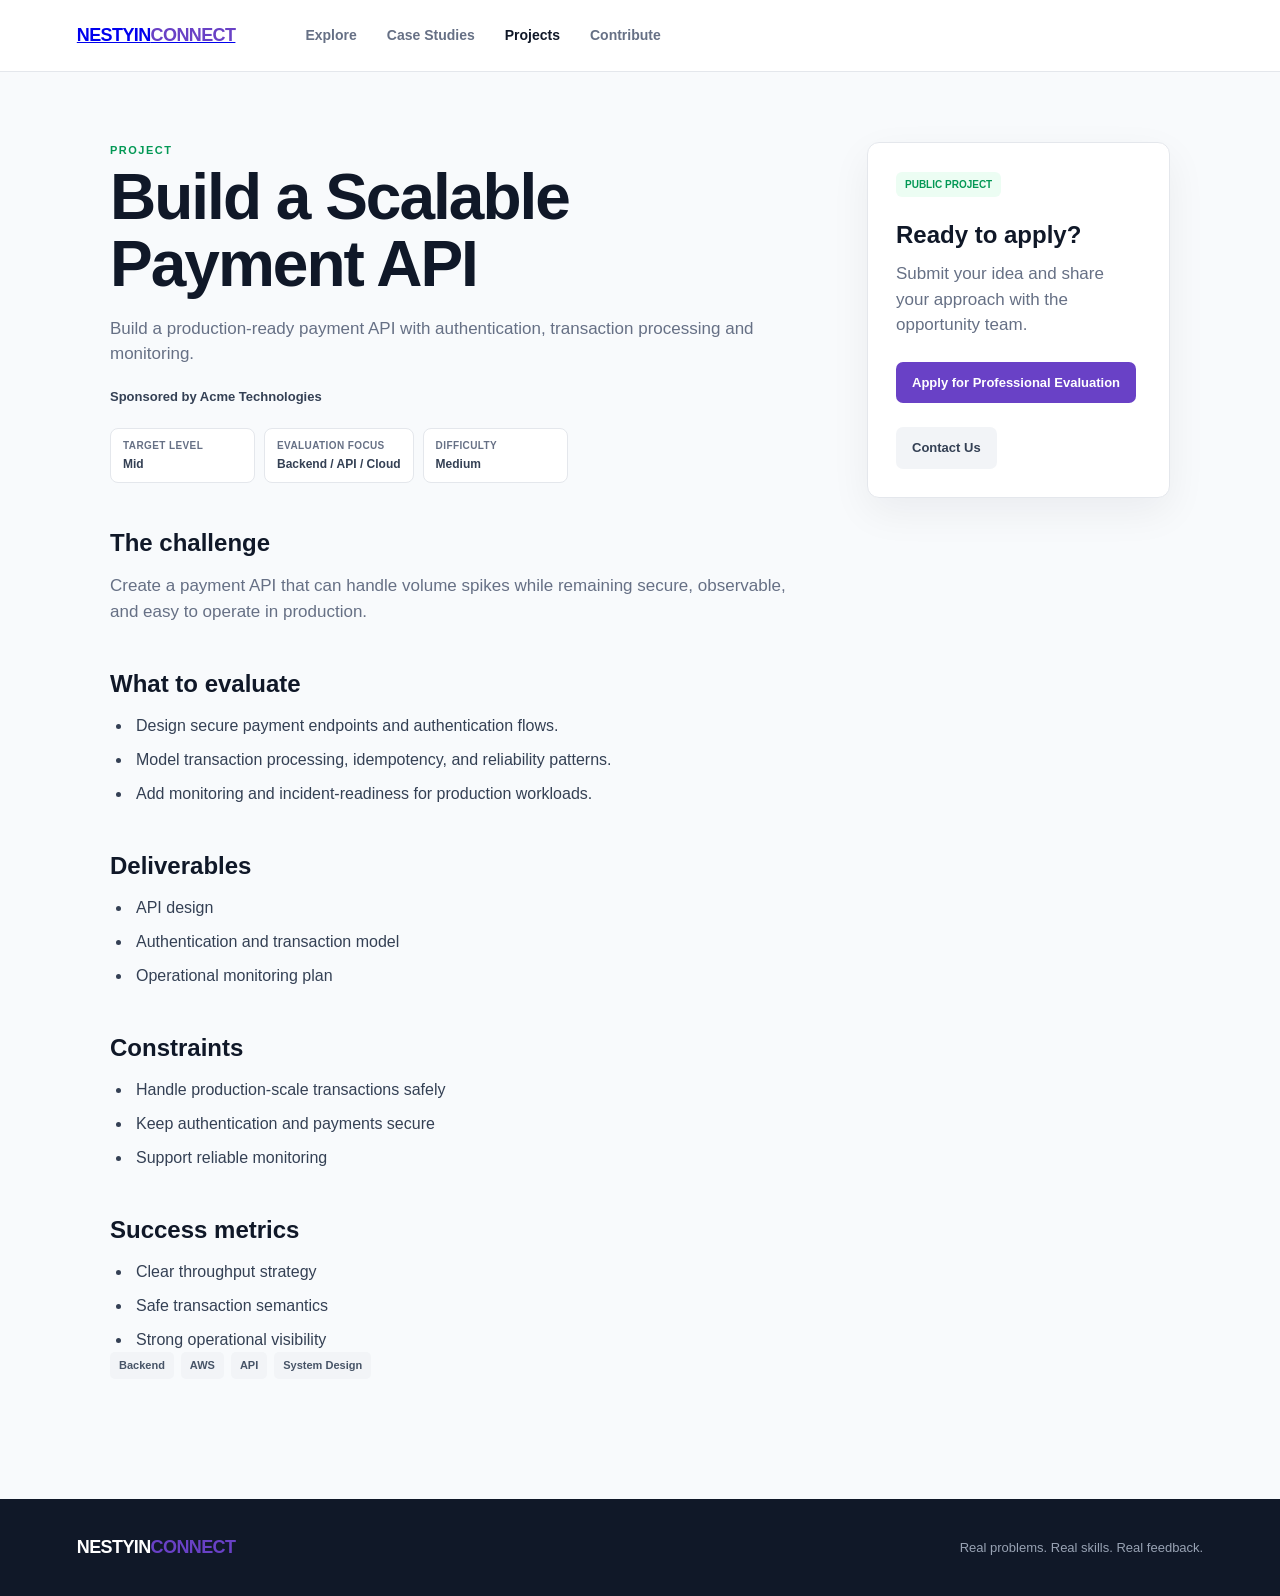
<file: project.html>
<!DOCTYPE html>
<html lang="en">
<head>
  <meta charset="UTF-8">
  <meta name="viewport" content="width=device-width, initial-scale=1.0">
  <title>Project — Nestyin Connect</title>
  <link rel="stylesheet" href="style.css">
</head>
<body>
  <header class="navbar">
    <a class="logo" href="index.html">NESTYIN<span>CONNECT</span></a>
    <nav>
      <a href="index.html">Explore</a>
      <a href="case-study.html">Case Studies</a>
      <a class="active" href="projects.html">Projects</a>
        <a href="contribute-case-study.html">Contribute</a>
    </nav>
  </header>

  <main class="detail-page">
    <div class="detail-layout">
      <article class="detail-copy">
        <div class="section-label green">PROJECT</div>
        <h1 id="detailTitle">Loading project...</h1>
        <p id="detailLead" class="detail-lead"></p>
        <div id="detailCompany" class="company"></div>

        <div id="metaSummary" class="company"></div>

        <h2>The challenge</h2>
        <p id="detailChallenge"></p>

        <h2>What to evaluate</h2>
        <ul id="detailRequirements"></ul>

        <h2>Deliverables</h2>
        <ul id="detailDeliverables"></ul>

        <h2>Constraints</h2>
        <ul id="detailConstraints"></ul>

        <h2>Success metrics</h2>
        <ul id="detailSuccessMetrics"></ul>

        <div id="detailTags" class="tags"></div>
      </article>

      <aside class="detail-panel">
        <span id="detailBadge" class="badge public">PROJECT</span>
        <h2>Ready to apply?</h2>
        <p>Submit your idea and share your approach with the opportunity team.</p>
        <a id="detailApplyLink" class="primary button-link" href="apply.html?evaluationType=General+expert+review">Apply for Professional Evaluation</a>
        <a class="secondary button-link" href="contact.html">Contact Us</a>
      </aside>
    </div>
  </main>

  <footer>
    <div class="logo">NESTYIN<span>CONNECT</span></div>
    <p>Real problems. Real skills. Real feedback.</p>
  </footer>

  <script>
    async function loadProjectDetail() {
      const params = new URLSearchParams(window.location.search);
      const id = params.get("id") || "project-payment-api";

      try {
        const response = await fetch(`content-template.json?v=${Date.now()}`, { cache: "no-store" });
        const data = await response.json();
        const item = data.projects.find(entry => entry.id === id) || data.projects[0];
        const detail = item.detail || {};

        document.title = `${item.title} — Nestyin Connect`;
        document.getElementById("detailTitle").textContent = item.title;
        document.getElementById("detailLead").textContent = detail.lead || item.description;
        document.getElementById("detailCompany").textContent = item.company;
        document.getElementById("detailChallenge").textContent = detail.challenge || item.description;

        const requirements = document.getElementById("detailRequirements");
        requirements.innerHTML = "";
        (detail.requirements || [detail.focus || item.description]).forEach(line => {
          const li = document.createElement("li");
          li.textContent = line;
          requirements.appendChild(li);
        });

        const deliverables = document.getElementById("detailDeliverables");
        deliverables.innerHTML = "";
        (item.deliverables || []).forEach(line => {
          const li = document.createElement("li");
          li.textContent = line;
          deliverables.appendChild(li);
        });

        const constraints = document.getElementById("detailConstraints");
        constraints.innerHTML = "";
        (item.constraints || []).forEach(line => {
          const li = document.createElement("li");
          li.textContent = line;
          constraints.appendChild(li);
        });

        const metrics = document.getElementById("detailSuccessMetrics");
        metrics.innerHTML = "";
        (item.successMetrics || []).forEach(line => {
          const li = document.createElement("li");
          li.textContent = line;
          metrics.appendChild(li);
        });

        const metaSummary = document.getElementById("metaSummary");
        metaSummary.replaceChildren();
        [
          ["Target level", item.targetLevel],
          ["Evaluation focus", item.evaluationFocus],
          ["Difficulty", item.difficulty]
        ].forEach(([label, value]) => {
          if (!value) {
            return;
          }
          const chip = document.createElement("span");
          chip.className = "detail-meta-chip";
          const chipLabel = document.createElement("strong");
          chipLabel.textContent = label;
          const chipValue = document.createElement("span");
          chipValue.textContent = value;
          chip.append(chipLabel, chipValue);
          metaSummary.appendChild(chip);
        });

        const tags = document.getElementById("detailTags");
        tags.innerHTML = "";
        (item.tags || []).forEach(tag => {
          const span = document.createElement("span");
          span.textContent = tag;
          tags.appendChild(span);
        });

        const badge = document.getElementById("detailBadge");
        badge.className = `badge ${item.type === "private" ? "private" : "public"}`;
        badge.textContent = item.type === "private" ? "PRIVATE PROJECT" : "PUBLIC PROJECT";

        const applyLink = document.getElementById("detailApplyLink");
        applyLink.href = `apply.html?projectId=${encodeURIComponent(item.id)}&type=${encodeURIComponent(item.type)}&evaluationType=General+expert+review`;
      } catch (error) {
        console.error("Failed to load project detail:", error);
        document.getElementById("detailTitle").textContent = "Project unavailable";
        document.getElementById("detailLead").textContent = "The selected project could not be loaded.";
      }
    }

    loadProjectDetail();
  </script>
</body>
</html>
</file>
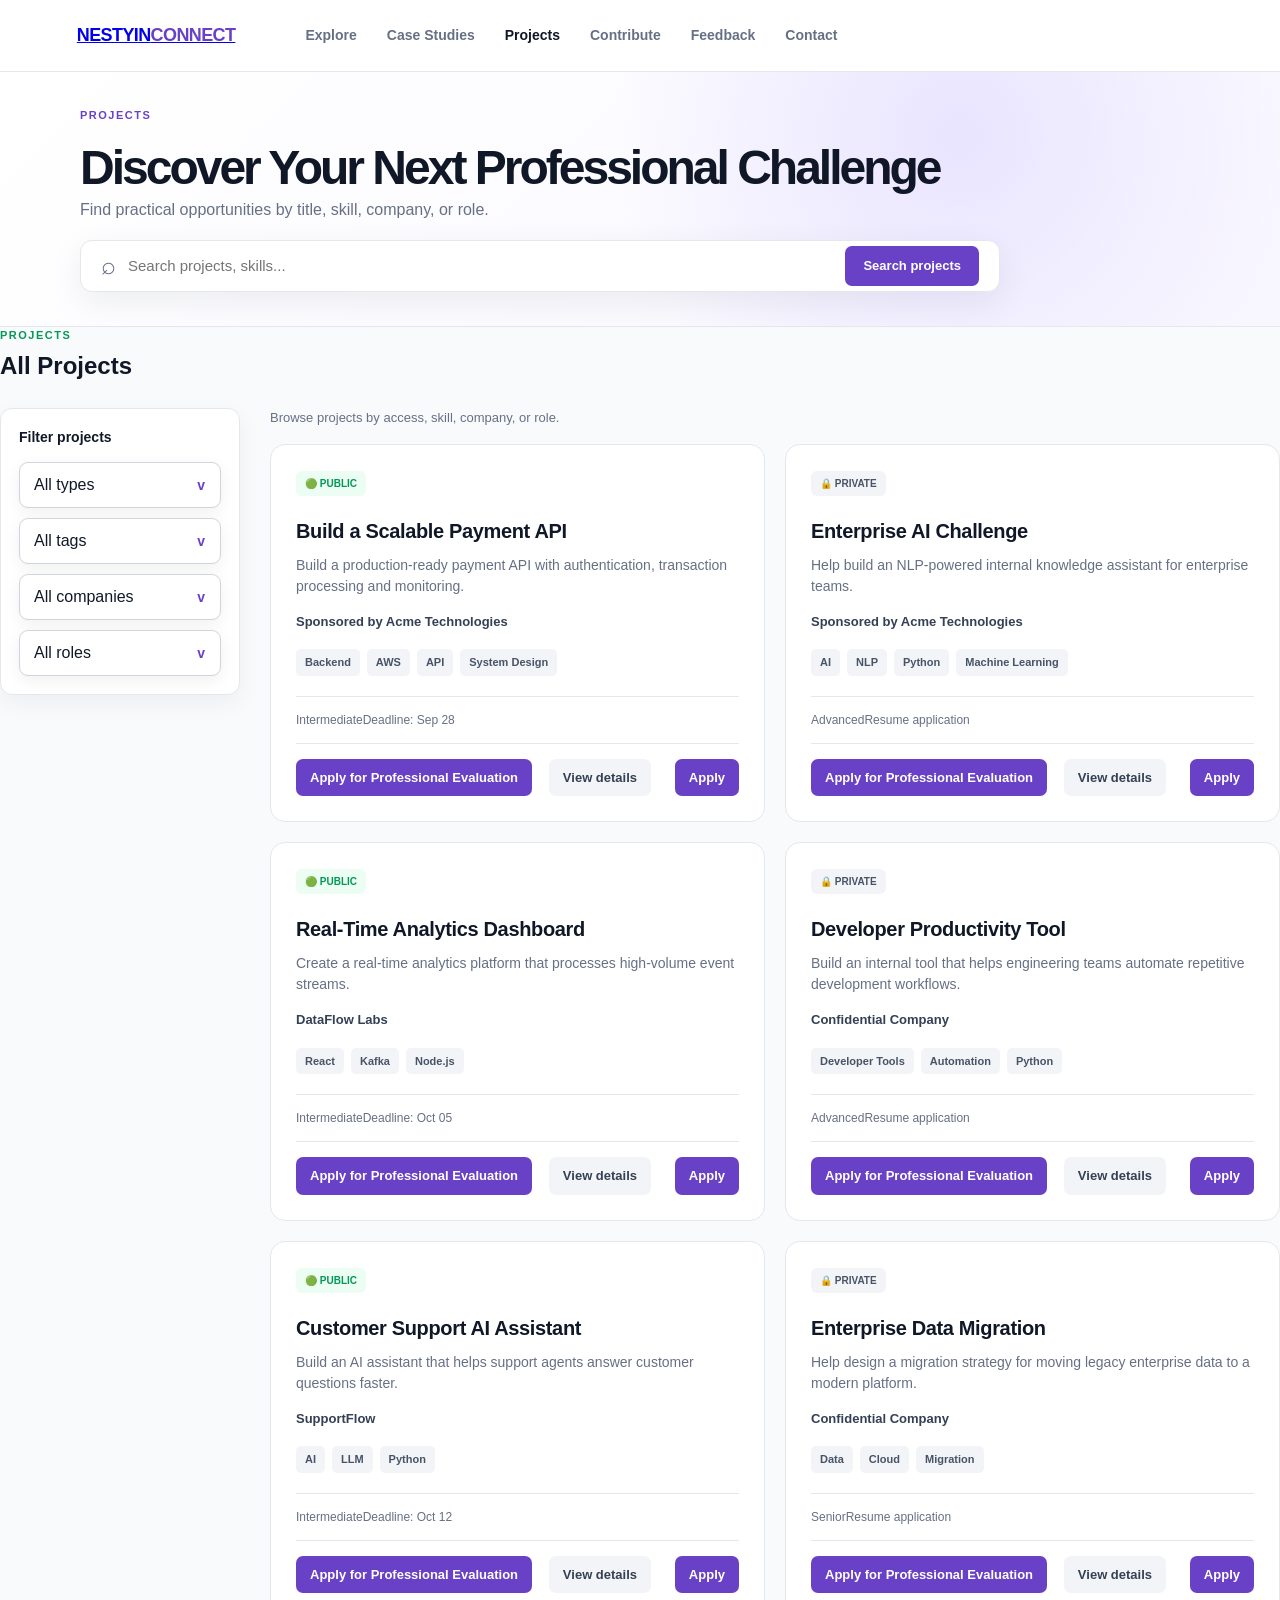
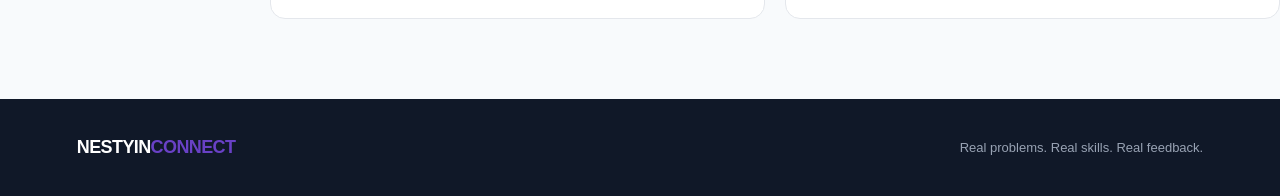
<file: projects.html>
<!DOCTYPE html>
<html lang="en">
<head>
  <meta charset="UTF-8">
  <meta name="viewport" content="width=device-width, initial-scale=1.0">
  <title>Projects — Nestyin Connect</title>
  <link rel="stylesheet" href="style.css?v=8">
</head>
<body class="projects-page" data-view="all">
  <header class="navbar">
    <a class="logo" href="index.html">NESTYIN<span>CONNECT</span></a>
    <nav>
      <a href="index.html">Explore</a>
      <a href="case-studies.html">Case Studies</a>
      <a class="active" href="projects.html">Projects</a>
      <a href="contribute-case-study.html">Contribute</a>
      <a href="contact.html?type=feedback">Feedback</a>
      <a href="contact.html">Contact</a>
    </nav>
  </header>

  <main>
    <section class="hero">
      <div class="hero-content">
        <div class="eyebrow">PROJECTS</div>
        <h1>Discover Your Next Professional Challenge</h1>
        <p class="listing-hero-copy">Find practical opportunities by title, skill, company, or role.</p>
        <div class="search-box">
          <span>⌕</span>
          <input id="searchInput" type="text" placeholder="Search projects, skills...">
          <button id="searchProjectsButton" type="button">Search projects</button>
        </div>
      </div>
    </section>

    <section class="section" id="projects">
      <div class="section-header">
        <div>
          <div class="section-label green">PROJECTS</div>
          <h1>All Projects</h1>
        </div>
      </div>
      <div class="project-browser">
        <aside class="project-filter-sidebar">
          <div class="filter-sidebar-heading">Filter projects</div>
          <div class="project-filter-bar" id="projectFilterBar"></div>
        </aside>
        <div class="project-results">
          <div class="project-results-summary">Browse projects by access, skill, company, or role.</div>
          <div class="cards" id="projectCards"></div>
        </div>
      </div>
    </section>
  </main>

  <footer>
    <div class="logo">NESTYIN<span>CONNECT</span></div>
    <p>Real problems. Real skills. Real feedback.</p>
  </footer>

  <script src="app.js?v=9"></script>
</body>
</html>
</file>
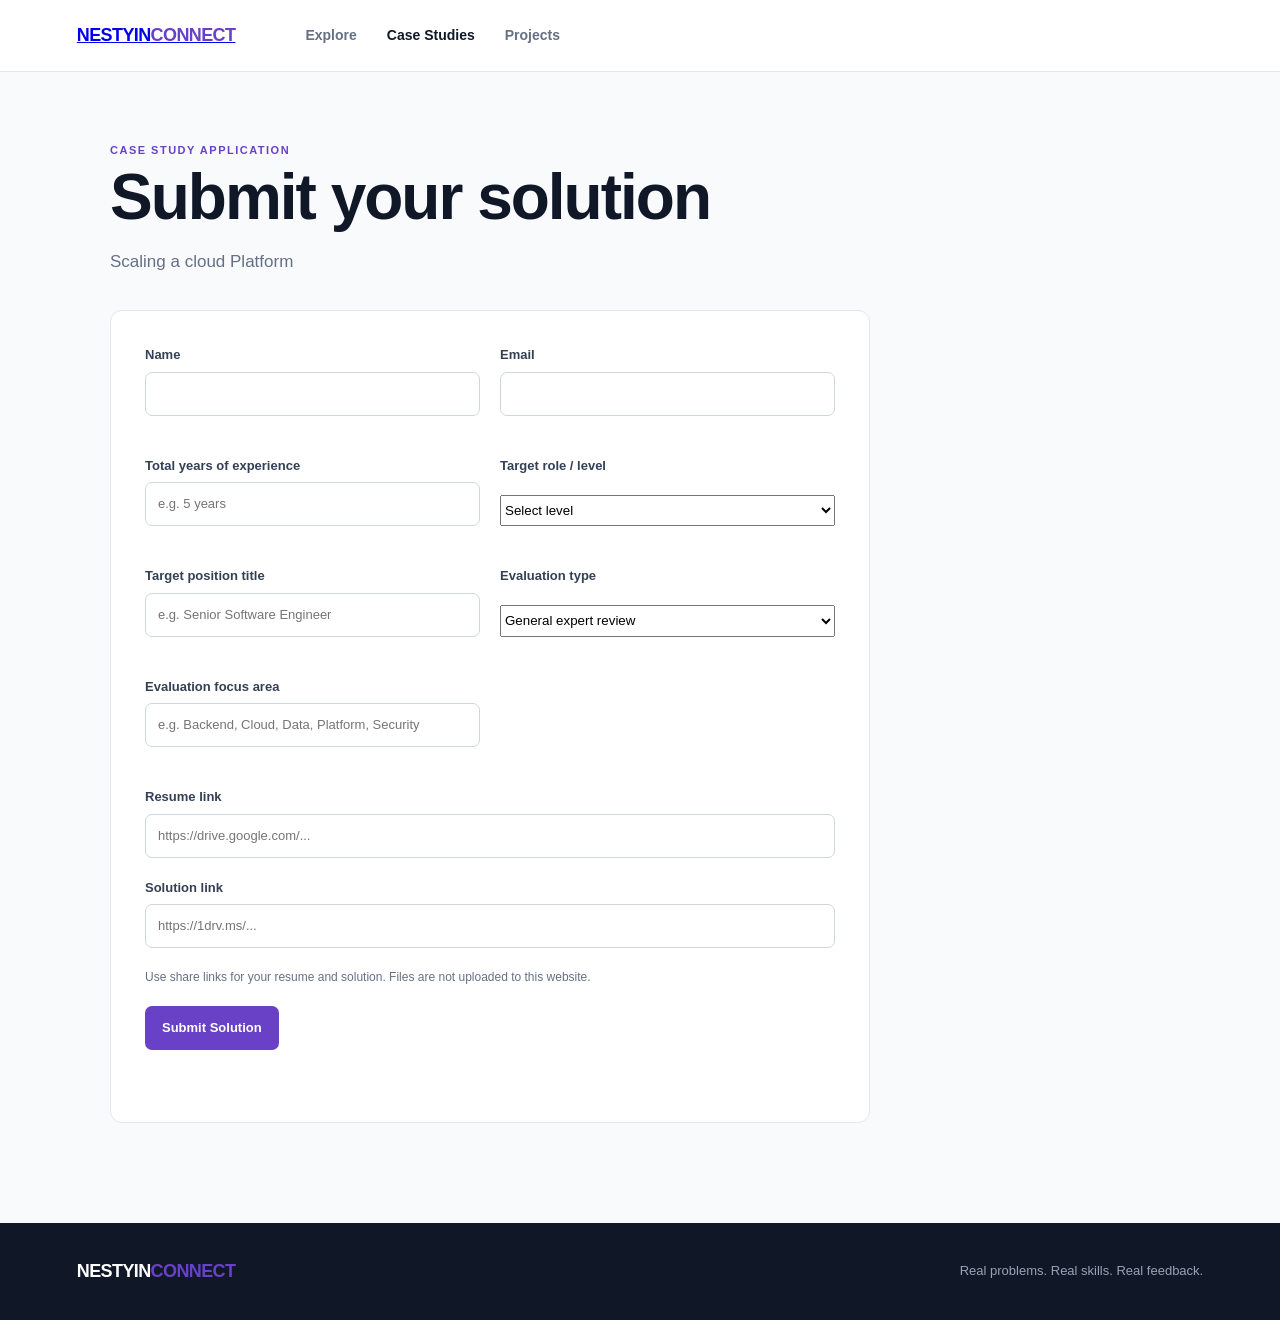
<file: solve-case-study.html>
<!DOCTYPE html>
<html lang="en">
<head>
  <meta charset="UTF-8">
  <meta name="viewport" content="width=device-width, initial-scale=1.0">
  <title>Solve Case Study — Nestyin Connect</title>
  <link rel="stylesheet" href="style.css">
</head>
<body>
  <header class="navbar">
    <a class="logo" href="index.html">NESTYIN<span>CONNECT</span></a>
    <nav>
      <a href="index.html">Explore</a>
      <a class="active" href="case-study.html">Case Studies</a>
      <a href="index.html#projects">Projects</a>
    </nav>
  </header>

  <main class="application-page">
    <div class="application-header">
      <div class="section-label purple">CASE STUDY APPLICATION</div>
      <h1>Submit your solution</h1>
      <p>Scaling a cloud Platform</p>
    </div>

    <form id="applicationForm" class="application-form">
      <input type="hidden" name="type" value="case_study">
      <input type="hidden" name="caseId" id="caseId">
      <input type="hidden" name="projectId" value="">
      <input type="hidden" name="project" value="Scaling a cloud Platform">

      <div class="form-grid">
        <label>
          Name
          <input name="name" type="text" autocomplete="name" required>
        </label>
        <label>
          Email
          <input name="email" type="email" autocomplete="email" required>
        </label>
        <label>
          Total years of experience
          <input name="experience" type="text" placeholder="e.g. 5 years" required>
        </label>
        <label>
          Target role / level
          <select name="targetLevel" required>
            <option value="">Select level</option>
            <option value="Junior / SE2">Junior / SE2</option>
            <option value="Mid / SE3">Mid / SE3</option>
            <option value="Senior">Senior</option>
            <option value="Staff">Staff</option>
            <option value="Principal">Principal</option>
            <option value="Other">Other</option>
          </select>
        </label>
        <label>
          Target position title
          <input name="targetPosition" type="text" placeholder="e.g. Senior Software Engineer" required>
        </label>
        <label>
          Evaluation type
          <select name="evaluationType" required>
            <option value="General expert review">General expert review</option>
            <option value="Microsoft">Microsoft</option>
            <option value="Google">Google</option>
            <option value="Amazon">Amazon</option>
            <option value="Other professional">Other professional</option>
          </select>
        </label>
        <label>
          Evaluation focus area
          <input name="domain" type="text" placeholder="e.g. Backend, Cloud, Data, Platform, Security" required>
        </label>
      </div>

      <label>
        Resume link
        <input name="resume" type="url" placeholder="https://drive.google.com/..." required>
      </label>
      <label>
        Solution link
        <input name="solution" type="url" placeholder="https://1drv.ms/..." required>
      </label>

      <p class="form-note">Use share links for your resume and solution. Files are not uploaded to this website.</p>
      <button class="primary submit-button" type="submit">Submit Solution</button>
      <p id="formStatus" class="form-status" role="status" aria-live="polite"></p>
    </form>
  </main>

  <footer>
    <div class="logo">NESTYIN<span>CONNECT</span></div>
    <p>Real problems. Real skills. Real feedback.</p>
  </footer>

  <script src="application.js"></script>
</body>
</html>
</file>
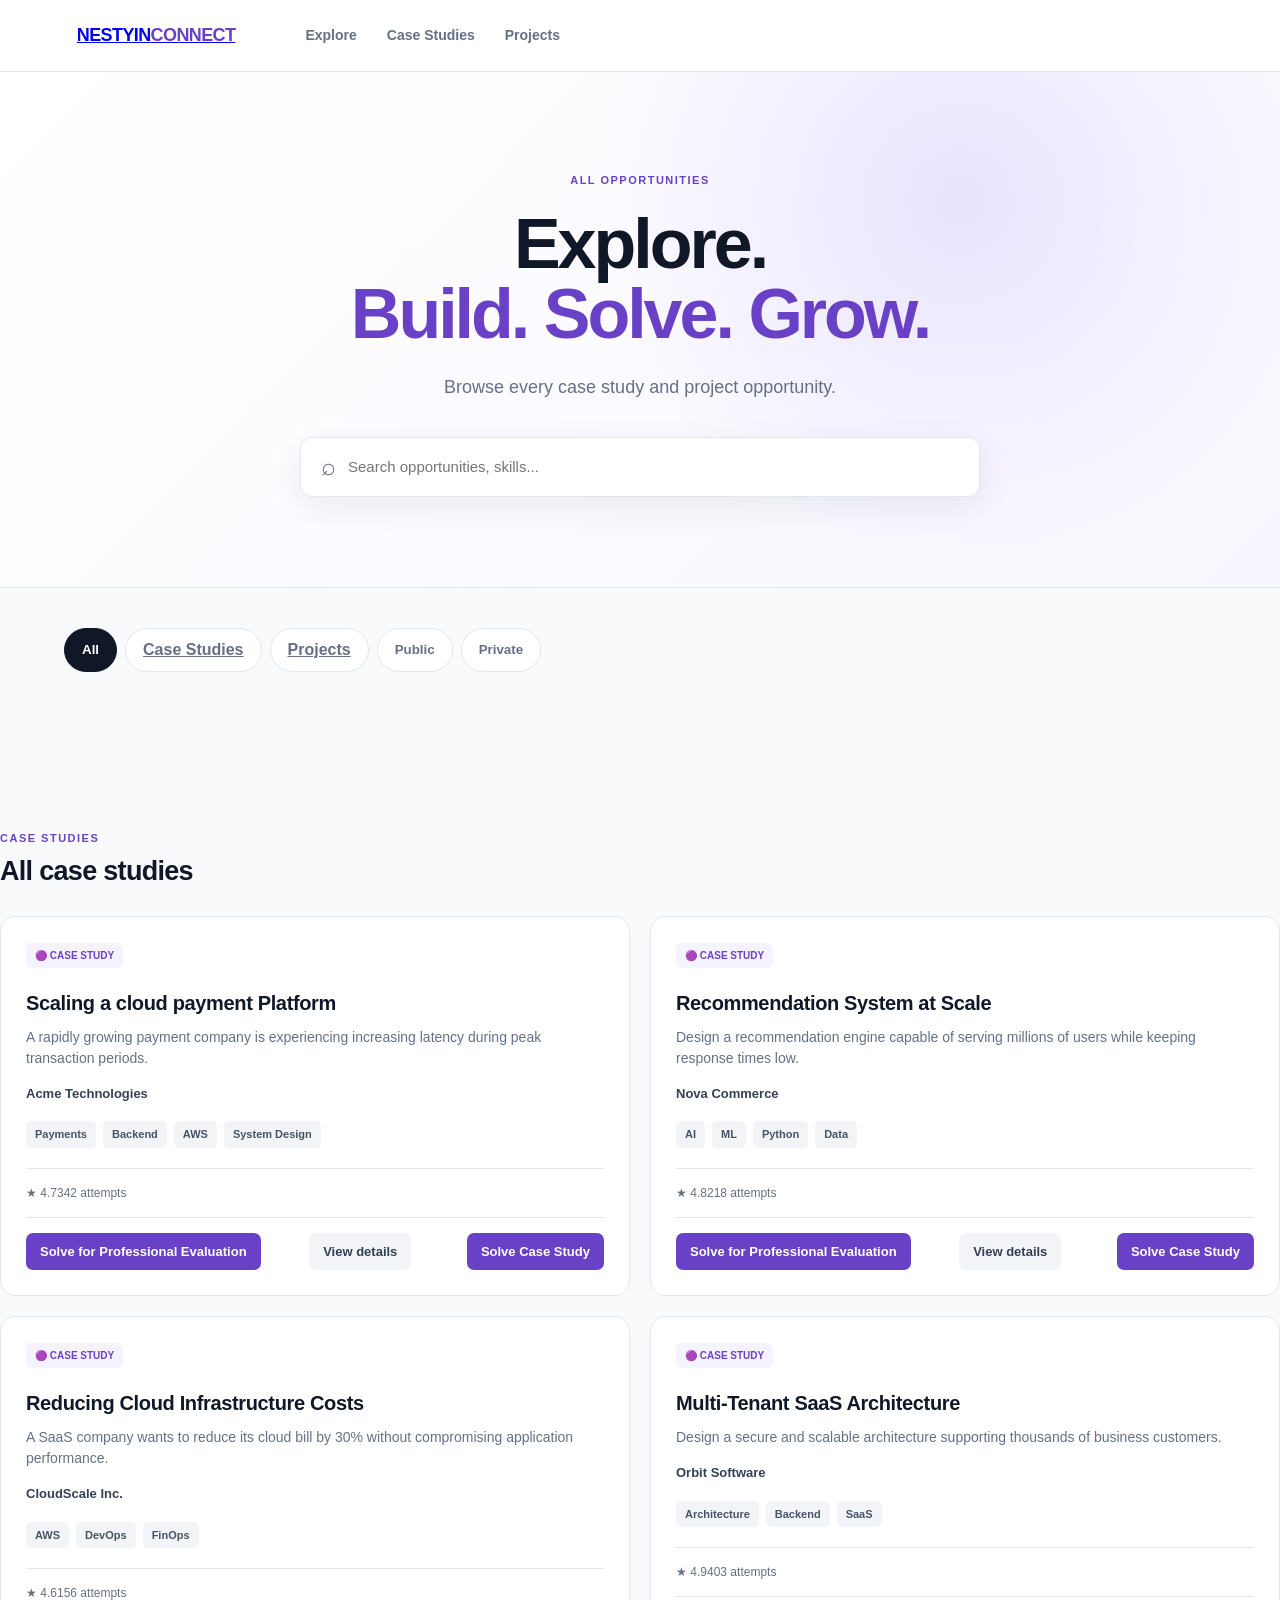
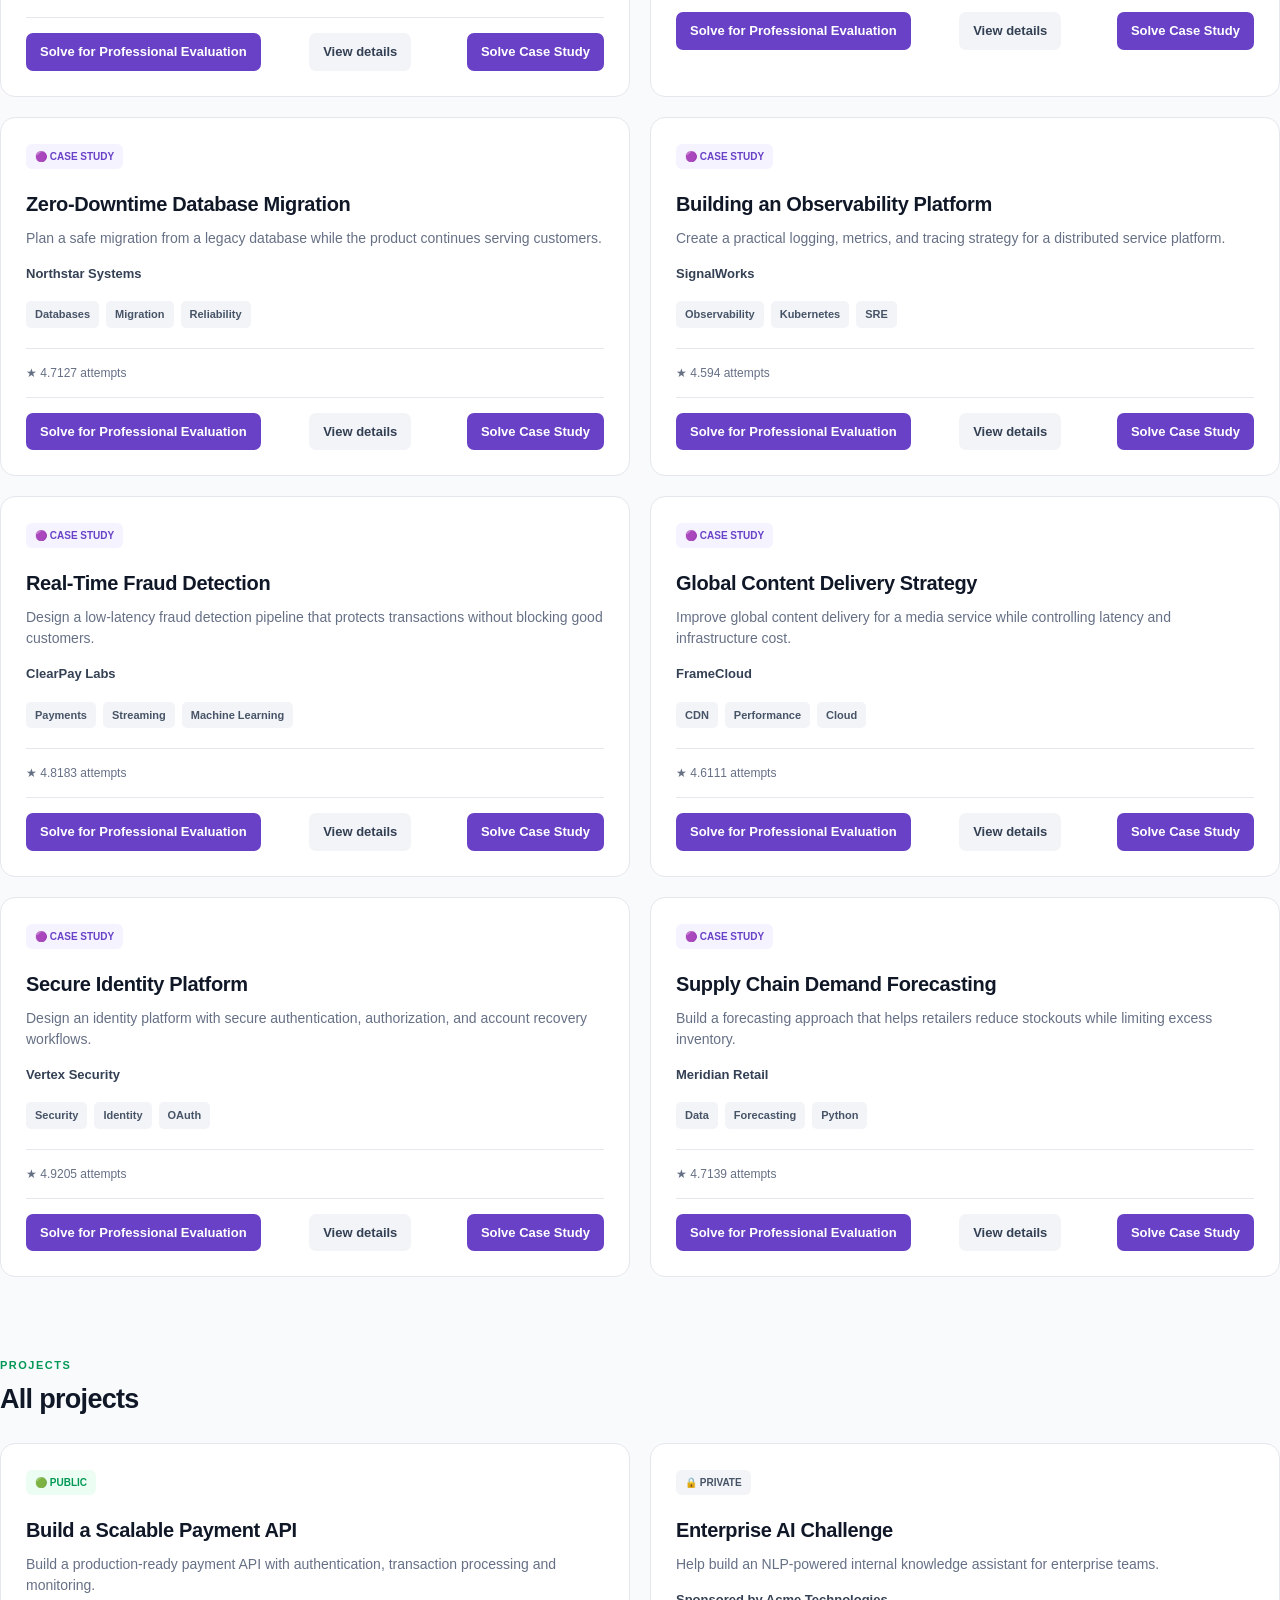
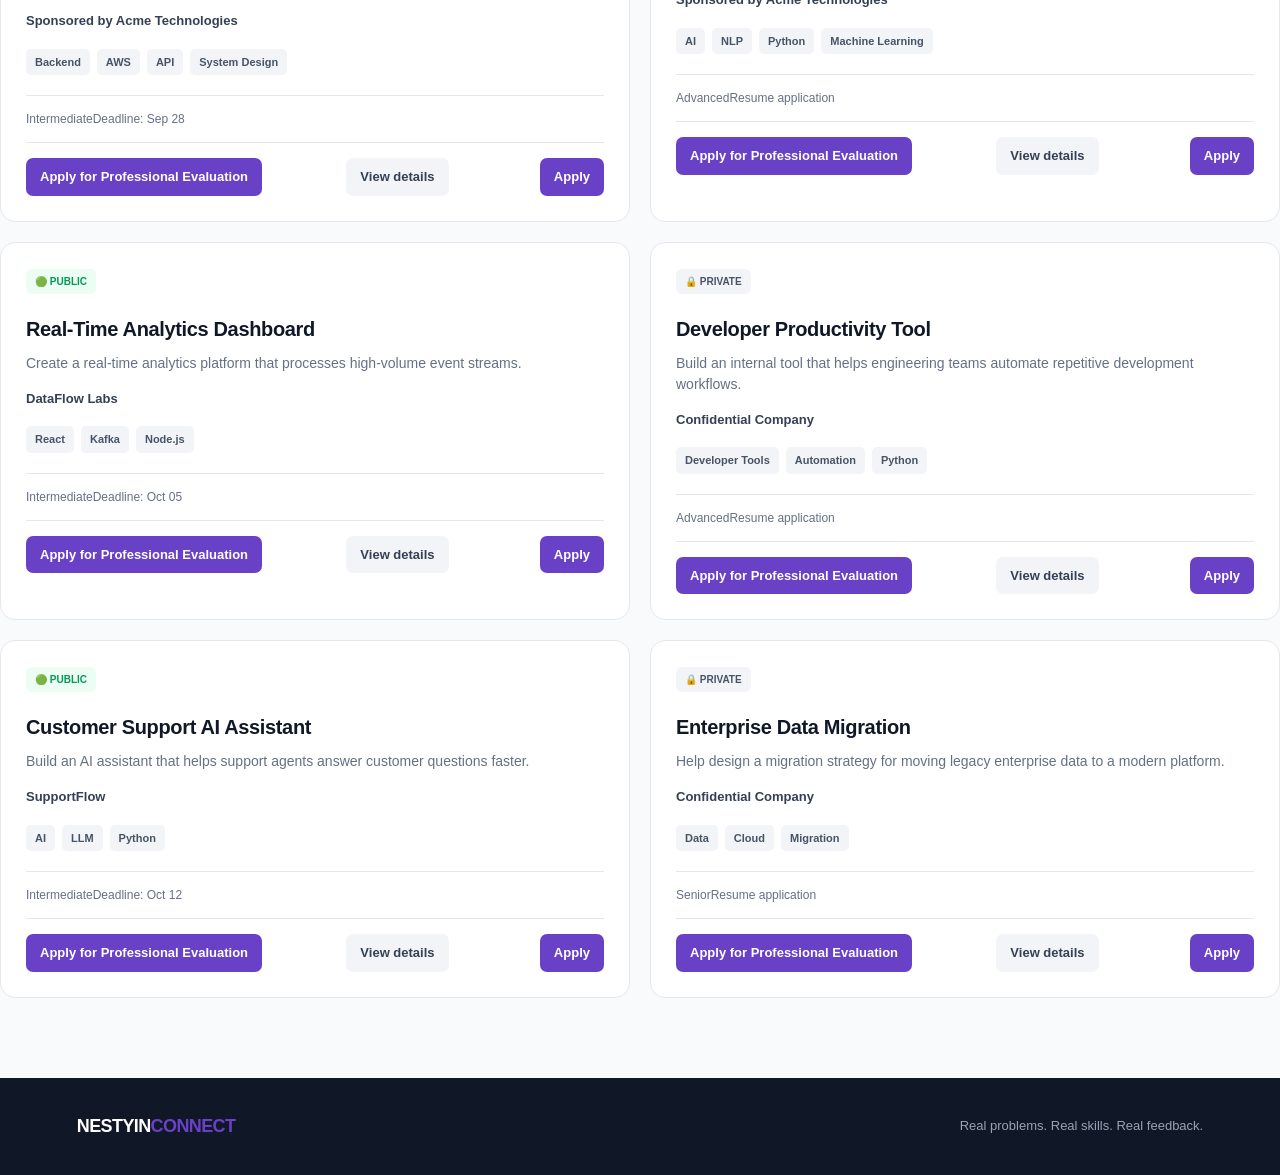
<file: view-all.html>
<!DOCTYPE html>
<html lang="en">
<head>
  <meta charset="UTF-8">
  <meta name="viewport" content="width=device-width, initial-scale=1.0">
  <title>All Opportunities — Nestyin Connect</title>
  <link rel="stylesheet" href="style.css">
</head>
<body data-view="all">
  <header class="navbar">
    <a class="logo" href="index.html">NESTYIN<span>CONNECT</span></a>
    <nav>
      <a href="index.html">Explore</a>
      <a href="case-studies.html">Case Studies</a>
      <a href="projects.html">Projects</a>
    </nav>
  </header>

  <main>
    <section class="hero">
      <div class="hero-content">
        <div class="eyebrow">ALL OPPORTUNITIES</div>
        <h1>Explore.<br><span>Build. Solve. Grow.</span></h1>
        <p>Browse every case study and project opportunity.</p>
        <div class="search-box">
          <span>⌕</span>
          <input id="searchInput" type="text" placeholder="Search opportunities, skills...">
        </div>
      </div>
    </section>

    <section class="content">
      <div class="filters">
        <button class="filter active" data-filter="all">All</button>
        <a class="filter" href="case-studies.html">Case Studies</a>
        <a class="filter" href="projects.html">Projects</a>
        <button class="filter" data-filter="public">Public</button>
        <button class="filter" data-filter="private">Private</button>
      </div>
    </section>

    <section class="section" id="case-studies">
      <div class="section-header">
        <div>
          <div class="section-label purple">CASE STUDIES</div>
          <h2>All case studies</h2>
        </div>
      </div>
      <div class="cards" id="caseStudyCards"></div>
    </section>

    <section class="section" id="projects">
      <div class="section-header">
        <div>
          <div class="section-label green">PROJECTS</div>
          <h2>All projects</h2>
        </div>
      </div>
      <div class="cards" id="projectCards"></div>
    </section>
  </main>

  <footer>
    <div class="logo">NESTYIN<span>CONNECT</span></div>
    <p>Real problems. Real skills. Real feedback.</p>
  </footer>

  <script src="app.js?v=5"></script>
</body>
</html>
</file>
<file: style.css>
* {
  box-sizing: border-box;
  margin: 0;
  padding: 0;
}


:root {

  --background: #f8fafc;

  --white: #ffffff;

  --text: #101828;

  --muted: #667085;

  --border: #e4e7ec;

  --purple: #6941c6;

  --purple-light: #f4f3ff;

  --green: #039855;

  --green-light: #ecfdf3;

  --private: #475467;

  --private-light: #f2f4f7;

}


html {
  scroll-behavior: smooth;
}


body {

  font-family:
    Inter,
    -apple-system,
    BlinkMacSystemFont,
    "Segoe UI",
    sans-serif;

  background: var(--background);

  color: var(--text);

  line-height: 1.5;

}



/* NAVBAR */

.navbar {

  height: 72px;

  padding: 0 6%;

  display: flex;

  align-items: center;

  gap: 70px;

  background: rgba(255, 255, 255, .96);

  border-bottom: 1px solid var(--border);

  position: sticky;

  top: 0;

  z-index: 20;

  backdrop-filter: blur(10px);

}


.logo {

  font-size: 18px;

  font-weight: 850;

  letter-spacing: -.6px;

  white-space: nowrap;

}


.logo span {
  color: var(--purple);
}


nav {

  display: flex;

  gap: 30px;

}


nav a {

  text-decoration: none;

  color: var(--muted);

  font-size: 14px;

  font-weight: 600;

}


nav a:hover,
nav a.active {

  color: var(--text);

}



/* HERO */

.hero {

  padding: 95px 20px 90px;

  background:

    radial-gradient(
      circle at 75% 25%,
      #e9e4ff 0,
      transparent 35%
    ),

    linear-gradient(
      135deg,
      #ffffff,
      #f8f6ff
    );

  border-bottom: 1px solid var(--border);

}

.projects-page .hero {
  padding: 30px 20px 34px;
}

.projects-page .hero-content {
  max-width: 1120px;
  text-align: left;
}

.projects-page .hero h1 {
  margin-bottom: 6px;
  font-size: clamp(34px, 4vw, 48px);
}

.listing-hero-copy {
  margin: 0 !important;
  max-width: none !important;
  font-size: 16px !important;
}


.hero-content {

  max-width: 850px;

  margin: auto;

  text-align: center;

}

.hero-kicker {
  margin-bottom: 12px;
  color: var(--muted);
  font-size: 11px;
  font-weight: 700;
  letter-spacing: 1.2px;
}


.eyebrow {

  display: inline-block;

  color: var(--purple);

  font-size: 11px;

  font-weight: 800;

  letter-spacing: 1.5px;

  margin-bottom: 20px;

}


.hero h1 {

  font-size: clamp(42px, 6vw, 70px);

  line-height: 1;

  letter-spacing: -3px;

  margin-bottom: 25px;

}


.hero h1 span {
  color: var(--purple);
}


.hero p {

  max-width: 650px;

  margin: auto;

  color: var(--muted);

  font-size: 18px;

}

.hero-primary-actions {
  margin-top: 24px;
}

.hero-stats {
  display: flex;
  justify-content: center;
  gap: 0;
  max-width: 620px;
  margin: 34px auto 0;
  padding-top: 22px;
  border-top: 1px solid rgba(105, 65, 198, .16);
}

.hero-stats div {
  min-width: 180px;
  padding: 0 22px;
  border-right: 1px solid rgba(105, 65, 198, .16);
}

.hero-stats div:last-child {
  border-right: 0;
}

.hero-stats strong,
.hero-stats span {
  display: block;
}

.hero-stats strong {
  color: var(--purple);
  font-size: 24px;
  line-height: 1;
}

.hero-stats span {
  margin-top: 7px;
  color: var(--muted);
  font-size: 11px;
}



/* SEARCH */

.search-box {

  max-width: 680px;

  height: 60px;

  margin: 36px auto 0;

  padding: 0 20px;

  display: flex;

  align-items: center;

  gap: 12px;

  background: white;

  border: 1px solid var(--border);

  border-radius: 12px;

  box-shadow:
    0 10px 35px rgba(16, 24, 40, .07);

}


.search-box span {

  font-size: 25px;

  color: #667085;

}


.search-box input {

  width: 100%;

  border: 0;

  outline: 0;

  background: transparent;

  font-size: 15px;

}

.projects-page .search-box {
  max-width: 920px;
  height: 52px;
  margin: 18px 0 0;
}

.projects-page .search-box button {
  flex: 0 0 auto;
  min-height: 40px;
  padding: 0 18px;
  color: white;
  background: var(--purple);
  border: 0;
  border-radius: 7px;
  font: inherit;
  font-size: 13px;
  font-weight: 750;
  cursor: pointer;
}

.projects-page .search-box button:hover {
  background: #53389e;
}

.category-picker {
  position: relative;
  display: block;
}

.project-filter-bar {
  display: flex;
  flex-wrap: wrap;
  align-items: flex-start;
  gap: 12px;
  margin-bottom: 42px;
}

.project-browser {
  display: grid;
  grid-template-columns: 240px minmax(0, 1fr);
  gap: 30px;
  align-items: start;
}

.case-browser {
  display: grid;
  grid-template-columns: 240px minmax(0, 1fr);
  gap: 30px;
  align-items: start;
}

.project-filter-sidebar {
  position: sticky;
  top: 94px;
  padding: 18px;
  background: white;
  border: 1px solid var(--border);
  border-radius: 12px;
  box-shadow: 0 8px 24px rgba(16, 24, 40, .05);
}

.filter-sidebar-heading {
  margin-bottom: 14px;
  color: var(--text);
  font-size: 14px;
  font-weight: 800;
}

.project-results-summary {
  margin: 0 0 16px;
  color: var(--muted);
  font-size: 13px;
}

.project-filter-sidebar .project-filter-bar {
  display: grid;
  gap: 10px;
  margin-bottom: 0;
}

.category-picker-button {
  width: 100%;
  min-width: 0;
  min-height: 46px;
  padding: 0 42px 0 14px;
  text-align: left;
  color: var(--text);
  background: white;
  border: 1px solid #d0d5dd;
  border-radius: 9px;
  box-shadow: 0 5px 16px rgba(16, 24, 40, .06);
  font: inherit;
  font-weight: 500;
  cursor: pointer;
}

.category-picker-button::after {
  content: "v";
  position: absolute;
  right: 16px;
  top: 13px;
  color: var(--purple);
  font-size: 14px;
  font-weight: 850;
  pointer-events: none;
}

.category-picker-button[aria-expanded="true"]::after {
  content: "^";
}

.category-picker-button:focus {
  outline: 3px solid rgba(105, 65, 198, .14);
  border-color: var(--purple);
}

.category-picker-menu {
  position: absolute;
  top: calc(100% + 8px);
  left: 0;
  z-index: 10;
  width: 260px;
  padding: 8px;
  background: white;
  border: 1px solid var(--border);
  border-radius: 10px;
  box-shadow: 0 16px 35px rgba(16, 24, 40, .14);
  max-height: 300px;
  overflow-y: auto;
}

.category-picker-menu label {
  display: flex;
  align-items: center;
  gap: 10px;
  padding: 11px 10px;
  color: #344054;
  border-radius: 7px;
  font-size: 13px;
  font-weight: 650;
  cursor: pointer;
}

.category-picker-menu label:hover {
  background: var(--purple-light);
  color: var(--purple);
}

.category-picker-menu input {
  width: 17px;
  height: 17px;
  accent-color: var(--purple);
}



/* CONTENT */

.content {

  max-width: 1200px;

  margin: auto;

  padding: 40px 24px 90px;

}



/* FILTERS */

.filters {

  display: flex;

  gap: 8px;

  margin-bottom: 65px;

  overflow-x: auto;

  padding-bottom: 3px;

}


.filter {

  border: 1px solid var(--border);

  background: white;

  color: var(--muted);

  padding: 9px 17px;

  border-radius: 30px;

  font-weight: 650;

  cursor: pointer;

  white-space: nowrap;

}


.filter.active {

  background: #101828;

  color: white;

  border-color: #101828;

}

.tag-filters {
  display: flex;
  flex-wrap: wrap;
  gap: 8px;
  margin: -45px 0 65px;
}

.tag-filter {
  border: 1px solid var(--border);
  background: var(--white);
  color: var(--muted);
  padding: 7px 12px;
  border-radius: 18px;
  font-size: 12px;
  cursor: pointer;
}

.tag-filter.active {
  background: var(--purple-light);
  border-color: var(--purple);
  color: var(--purple);
}



/* SECTIONS */

.section {

  margin-bottom: 80px;

}


.section-header {

  display: flex;

  justify-content: space-between;

  align-items: flex-end;

  margin-bottom: 24px;

}


.section-header h2 {

  font-size: 27px;

  letter-spacing: -.7px;

}


.section-header a {

  color: var(--purple);

  font-size: 14px;

  font-weight: 700;

  text-decoration: none;

}


.section-label {

  color: #667085;

  font-size: 11px;

  font-weight: 850;

  letter-spacing: 1.5px;

  margin-bottom: 5px;

}


.section-label.purple {
  color: var(--purple);
}


.section-label.green {
  color: var(--green);
}



/* CARDS */

.cards {

  display: grid;

  grid-template-columns:
    repeat(2, minmax(0, 1fr));

  gap: 20px;

}


.card {

  background: white;

  border: 1px solid var(--border);

  border-radius: 15px;

  padding: 25px;

  transition:
    transform .2s,
    box-shadow .2s;

}


.card:hover {

  transform: translateY(-3px);

  box-shadow:
    0 14px 40px rgba(16, 24, 40, .08);

}


.badge {

  display: inline-flex;

  align-items: center;

  border-radius: 6px;

  padding: 5px 9px;

  margin-bottom: 20px;

  font-size: 10px;

  font-weight: 850;

}


.badge.case {

  color: var(--purple);

  background: var(--purple-light);

}


.badge.public {

  color: var(--green);

  background: var(--green-light);

}


.badge.private {

  color: var(--private);

  background: var(--private-light);

}


.card h3 {

  font-size: 20px;

  letter-spacing: -.35px;

  margin-bottom: 9px;

}


.card p {

  color: var(--muted);

  font-size: 14px;

  margin-bottom: 15px;

}


.company {

  color: #344054;

  font-size: 13px;

  font-weight: 700;

  margin-bottom: 18px;

}



/* TAGS */

.tags {

  display: flex;

  flex-wrap: wrap;

  gap: 7px;

  margin-bottom: 20px;

}


.tags span {

  padding: 5px 9px;

  background: #f2f4f7;

  border-radius: 5px;

  color: #475467;

  font-size: 11px;

  font-weight: 600;

}



/* INFO */

.card-info {

  display: flex;

  gap: 17px;

  padding: 15px 0;

  border-top: 1px solid var(--border);

  color: var(--muted);

  font-size: 12px;

}


.card-info span:first-child {

  color: #b54708;

  font-weight: 750;

}


.project-meta {

  display: flex;

  justify-content: space-between;

  padding: 14px 0;

  border-top: 1px solid var(--border);

  color: var(--muted);

  font-size: 12px;

}



/* FOOTER */

.card-footer {

  display: flex;

  justify-content: space-between;

  align-items: center;

  padding-top: 15px;

  border-top: 1px solid var(--border);

}


.card-footer a {

  display: inline-block;

  border-radius: 7px;

  padding: 9px 14px;

  font-weight: 700;

  font-size: 13px;

  text-decoration: none;

}


.primary {

  color: white;

  background: var(--purple);

}


.primary:hover {

  background: #53389e;

}


.secondary {

  color: #344054;

  background: #f2f4f7;

  margin-right: 7px;

}

.hero-actions,
.footer-actions {
  display: flex;
  flex-wrap: wrap;
  justify-content: center;
  gap: 8px;
  margin-top: 12px;
}

.listing-actions {
  display: flex;
  justify-content: center;
  flex-wrap: wrap;
  gap: 8px;
  margin-top: 18px;
}

.contribution-actions {
  display: flex;
  flex-wrap: wrap;
  gap: 10px;
  margin: 0 auto 24px;
  max-width: 760px;
}

.button-link {
  display: inline-block;
  text-decoration: none;
}


.evaluation {

  color: var(--green);

  font-weight: 650;

}



/* HOW IT WORKS */

.how {

  padding: 45px;

  background: white;

  border: 1px solid var(--border);

  border-radius: 18px;

}


.how h2 {

  font-size: 28px;

  letter-spacing: -.7px;

  margin-bottom: 35px;

}


.steps {

  display: grid;

  grid-template-columns:
    repeat(3, 1fr);

  gap: 40px;

}


.step span {

  color: var(--purple);

  font-size: 13px;

  font-weight: 850;

}


.step h3 {

  margin: 9px 0 7px;

  font-size: 17px;

}


.step p {

  color: var(--muted);

  font-size: 14px;

}



/* FOOTER */

footer {

  padding: 35px 6%;

  display: flex;

  justify-content: space-between;

  align-items: center;

  background: #101828;

  color: white;

}


footer p {

  color: #98a2b3;

  font-size: 13px;

}



/* MOBILE */

@media (max-width: 800px) {

  .navbar {

    padding: 0 20px;

    gap: 25px;

  }


  nav {

    gap: 16px;

  }


  nav a {

    font-size: 12px;

  }


  .hero {

    padding: 70px 20px;

  }


  .hero h1 {

    font-size: 45px;

    letter-spacing: -2px;

  }


  .projects-page .search-box {

    height: auto;
    min-height: 56px;
    padding: 8px 10px 8px 16px;

  }


  .projects-page .search-box button {

    padding: 0 12px;
    font-size: 12px;

  }


  .project-browser {

    grid-template-columns: 1fr;

  }

  .case-browser {
    grid-template-columns: 1fr;
  }


  .project-filter-sidebar {

    position: static;

  }


  .hero-stats {

    align-items: stretch;

  }


  .hero-stats div {

    min-width: 0;
    flex: 1;
    padding: 0 10px;

  }


  .content {

    padding: 30px 18px 70px;

  }


  .cards {

    grid-template-columns: 1fr;

  }


  .steps {

    grid-template-columns: 1fr;

  }


  .detail-panel {

    position: static;

  }


  .how {

    padding: 30px 22px;

  }


  .section-header a {

    display: none;

  }


  footer {

    flex-direction: column;

    align-items: flex-start;

    gap: 10px;

  }

}


/* DETAIL AND APPLICATION PAGES */

.detail-page,
.application-page {
  max-width: 1100px;
  margin: 0 auto;
  padding: 70px 20px 100px;
}

.detail-layout {
  display: grid;
  grid-template-columns: minmax(0, 1.4fr) minmax(280px, .6fr);
  gap: 50px;
  align-items: start;
}

.detail-copy h1,
.application-header h1 {
  max-width: 760px;
  margin-bottom: 18px;
  font-size: clamp(38px, 6vw, 64px);
  line-height: 1.05;
  letter-spacing: -2px;
}

.detail-copy h2 {
  margin: 42px 0 12px;
  font-size: 24px;
}

.detail-copy p,
.detail-lead,
.detail-panel p,
.application-header p {
  color: var(--muted);
  font-size: 17px;
}

.detail-copy ul {
  display: grid;
  gap: 10px;
  padding-left: 22px;
  color: #344054;
  font-size: 16px;
}

.detail-copy li {
  padding-left: 4px;
}

#metaSummary {
  display: flex;
  flex-wrap: wrap;
  gap: 9px;
  margin: 22px 0 8px;
}

.detail-meta-chip {
  display: grid;
  gap: 2px;
  min-width: 145px;
  padding: 9px 12px;
  color: #344054;
  background: white;
  border: 1px solid var(--border);
  border-radius: 8px;
  font-size: 12px;
}

.detail-meta-chip strong {
  color: var(--muted);
  font-size: 10px;
  letter-spacing: .4px;
  text-transform: uppercase;
}

.detail-meta-chip span {
  font-weight: 700;
}

.detail-lead {
  max-width: 680px;
  margin-bottom: 20px;
}

.detail-panel {
  position: sticky;
  top: 96px;
  padding: 28px;
  background: white;
  border: 1px solid var(--border);
  border-radius: 12px;
  box-shadow: 0 14px 40px rgba(16, 24, 40, .06);
}

.detail-panel h2 {
  margin-bottom: 8px;
  font-size: 24px;
}

.button-link {
  display: inline-block;
  margin-top: 24px;
  padding: 11px 16px;
  border-radius: 7px;
  text-decoration: none;
  font-weight: 700;
  font-size: 13px;
}

.application-header {
  max-width: 720px;
  margin-bottom: 36px;
}

.application-form {
  max-width: 760px;
  padding: 34px;
  background: white;
  border: 1px solid var(--border);
  border-radius: 12px;
}

.form-grid {
  display: grid;
  grid-template-columns: repeat(2, minmax(0, 1fr));
  gap: 20px;
  margin-bottom: 20px;
}

.application-form label {
  display: grid;
  gap: 7px;
  margin-bottom: 20px;
  color: #344054;
  font-size: 13px;
  font-weight: 700;
}

.application-form input {
  width: 100%;
  min-height: 44px;
  padding: 10px 12px;
  color: var(--text);
  background: white;
  border: 1px solid #d0d5dd;
  border-radius: 7px;
  font: inherit;
  font-weight: 400;
}

.application-form input:focus {
  outline: 3px solid var(--purple-light);
  border-color: var(--purple);
}

.form-note {
  margin: 4px 0 20px;
  color: var(--muted);
  font-size: 12px;
}

.submit-button {
  border: 0;
  border-radius: 7px;
  padding: 12px 17px;
  font: inherit;
  font-size: 13px;
  font-weight: 700;
  cursor: pointer;
}

.submit-button:disabled {
  cursor: wait;
  opacity: .65;
}

.form-status {
  min-height: 22px;
  margin-top: 16px;
  color: var(--muted);
  font-size: 13px;
}

.form-status.success {
  color: var(--green);
}

.form-status.error {
  color: #b42318;
}

@media (max-width: 800px) {
  .detail-page,
  .application-page {
    padding: 45px 18px 70px;
  }

  .detail-layout,
  .form-grid {
    grid-template-columns: 1fr;
  }

  .application-form {
    padding: 24px 20px;
  }
}
</file>
